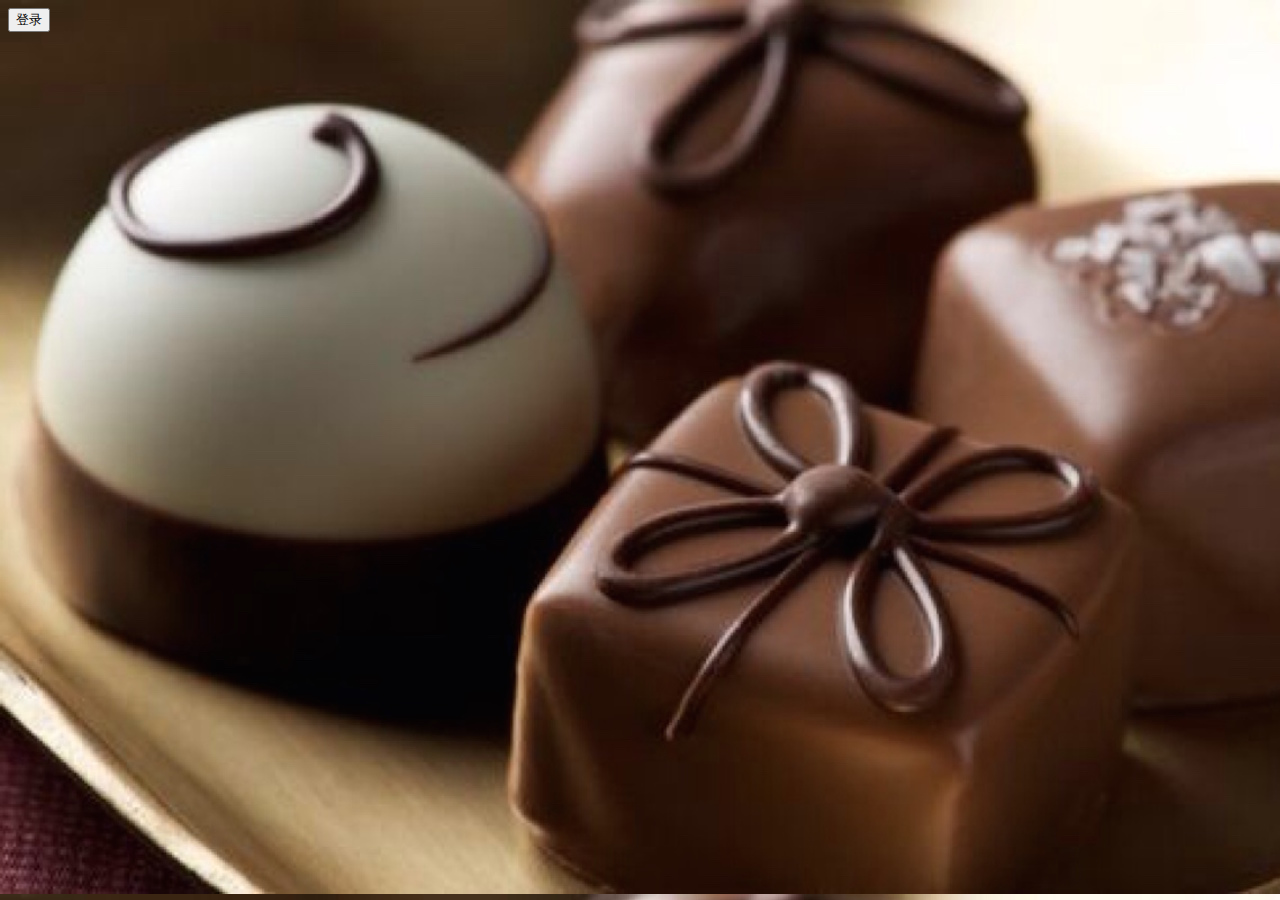
<file: client/login.html>
<!DOCTYPE html>
<html lang="en">
<head>
    <meta charset="UTF-8">
    <title>login&register</title>
    <link rel="stylesheet" href="css/login.css">
</head>
<body>
<button id="profile" onclick="loginAppear()">登录</button>
<div id="loginBox">
    <img src="images/hamburger-active.png" alt="" onclick="loginDisappear()">
    <div id="loginshadow"></div>
        <div id="login">
            <div>
                <img src="images/footer-logo.png" alt="">
                <h4>WELCOME TO CHOCOLATIER</h4>
            </div>
            <form action="login.do" method="post">
                <br><br>
                <input type="text" name="username" placeholder="请输入用户名" class="username">
                <h6> </h6>
                <input type="password" name="userpwd" placeholder="请输入密码" class="userpwd">
                <h6 id="loginResult"> </h6>
                <input type="button" value="登录" class="button" onclick="userLogin()">
                <h5 onclick="regisTurn()">没有账号?点击注册</h5>
            </form>
        </div>
        <div id="regis">
            <div>
                <img src="images/footer-logo.png" alt="">
                <h4>WELCOME TO CHOCOLATIER</h4>
            </div>
            <form action="regis.do" method="post">
                <br><br>
                <input type="text" name="username" placeholder="请输入用户名" class="username" onblur="usernameCheck()">
                <h6 id="nameResult"> </h6>
                <input type="password" name="userpwd" placeholder="请输入密码" class="userpwd">
                <h6 id="regisResult"> </h6>
                <input type="button" value="注册" class="button" onclick="userRegis()">
                <h5 onclick="loginTurn()">已有账号?点击登录</h5>
            </form>
        </div>
</div>
<script src="js/login.js"></script>
</body>
</html>
</file>
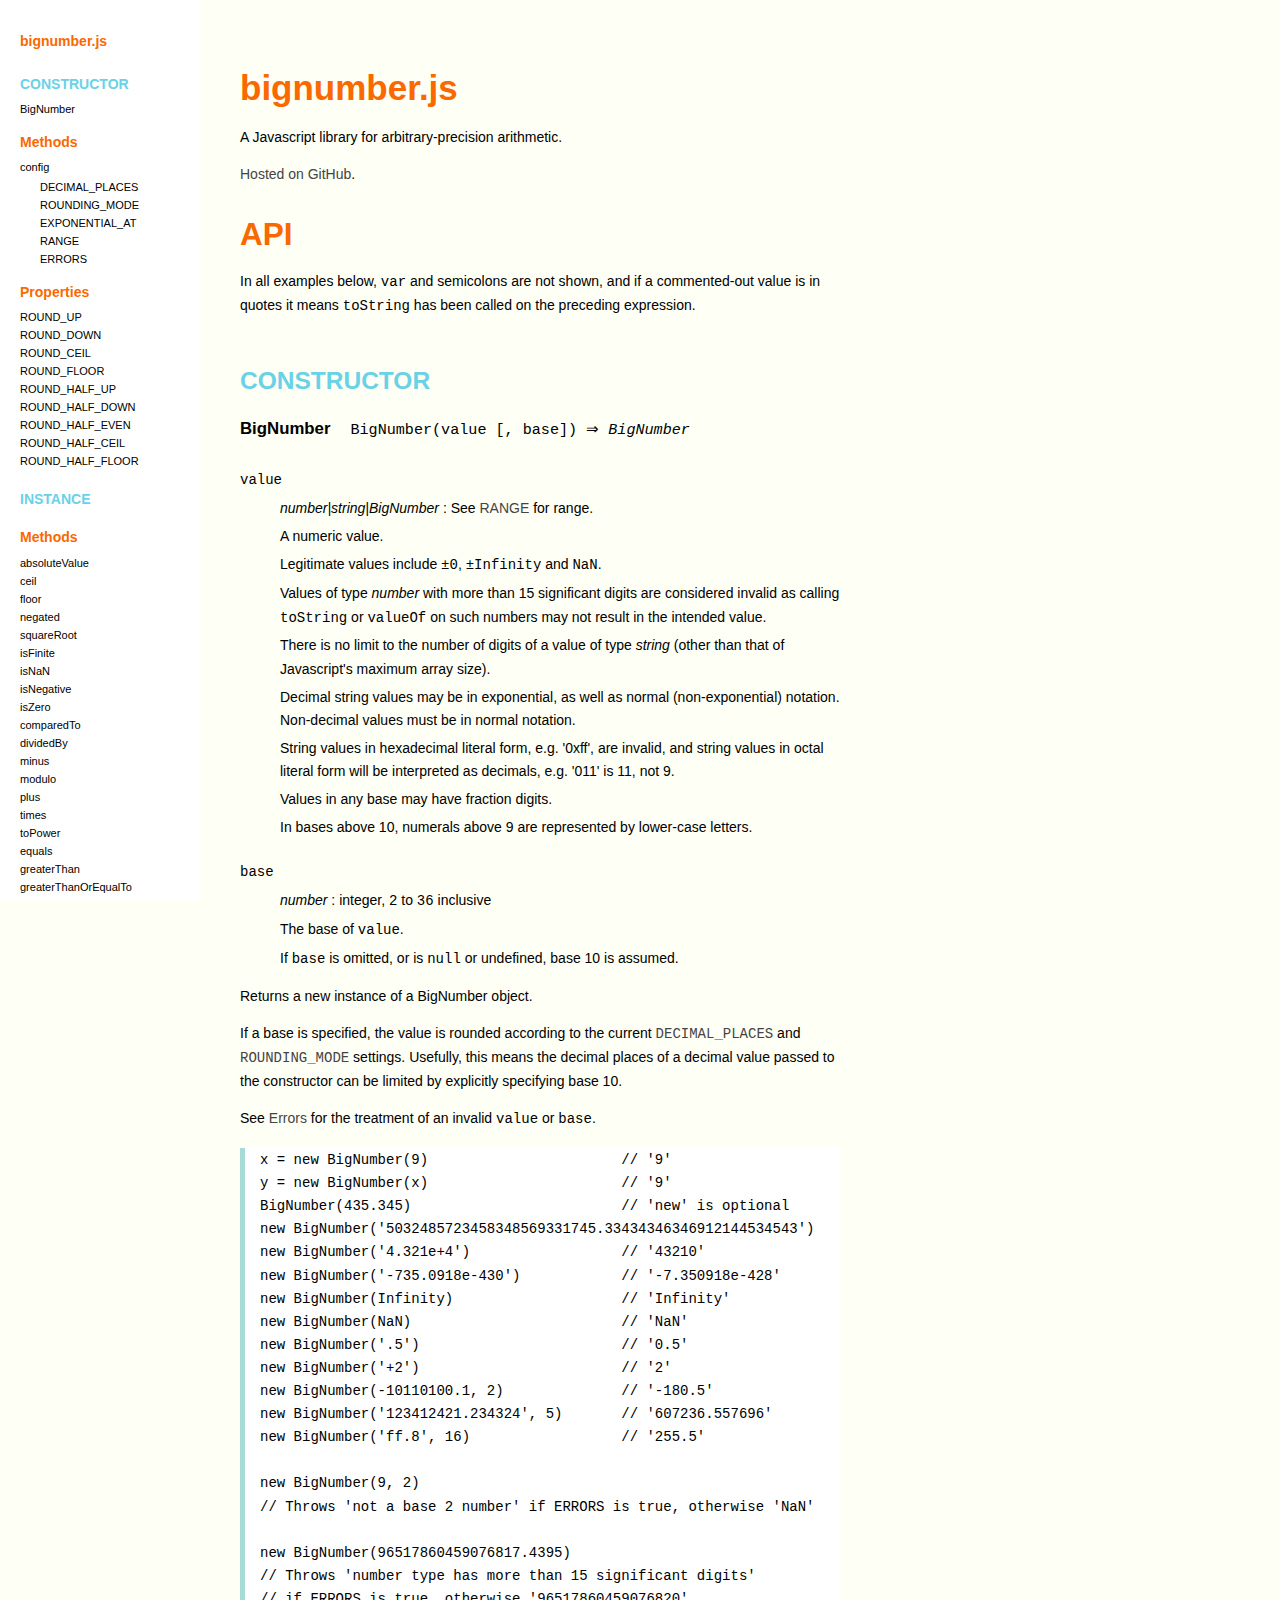
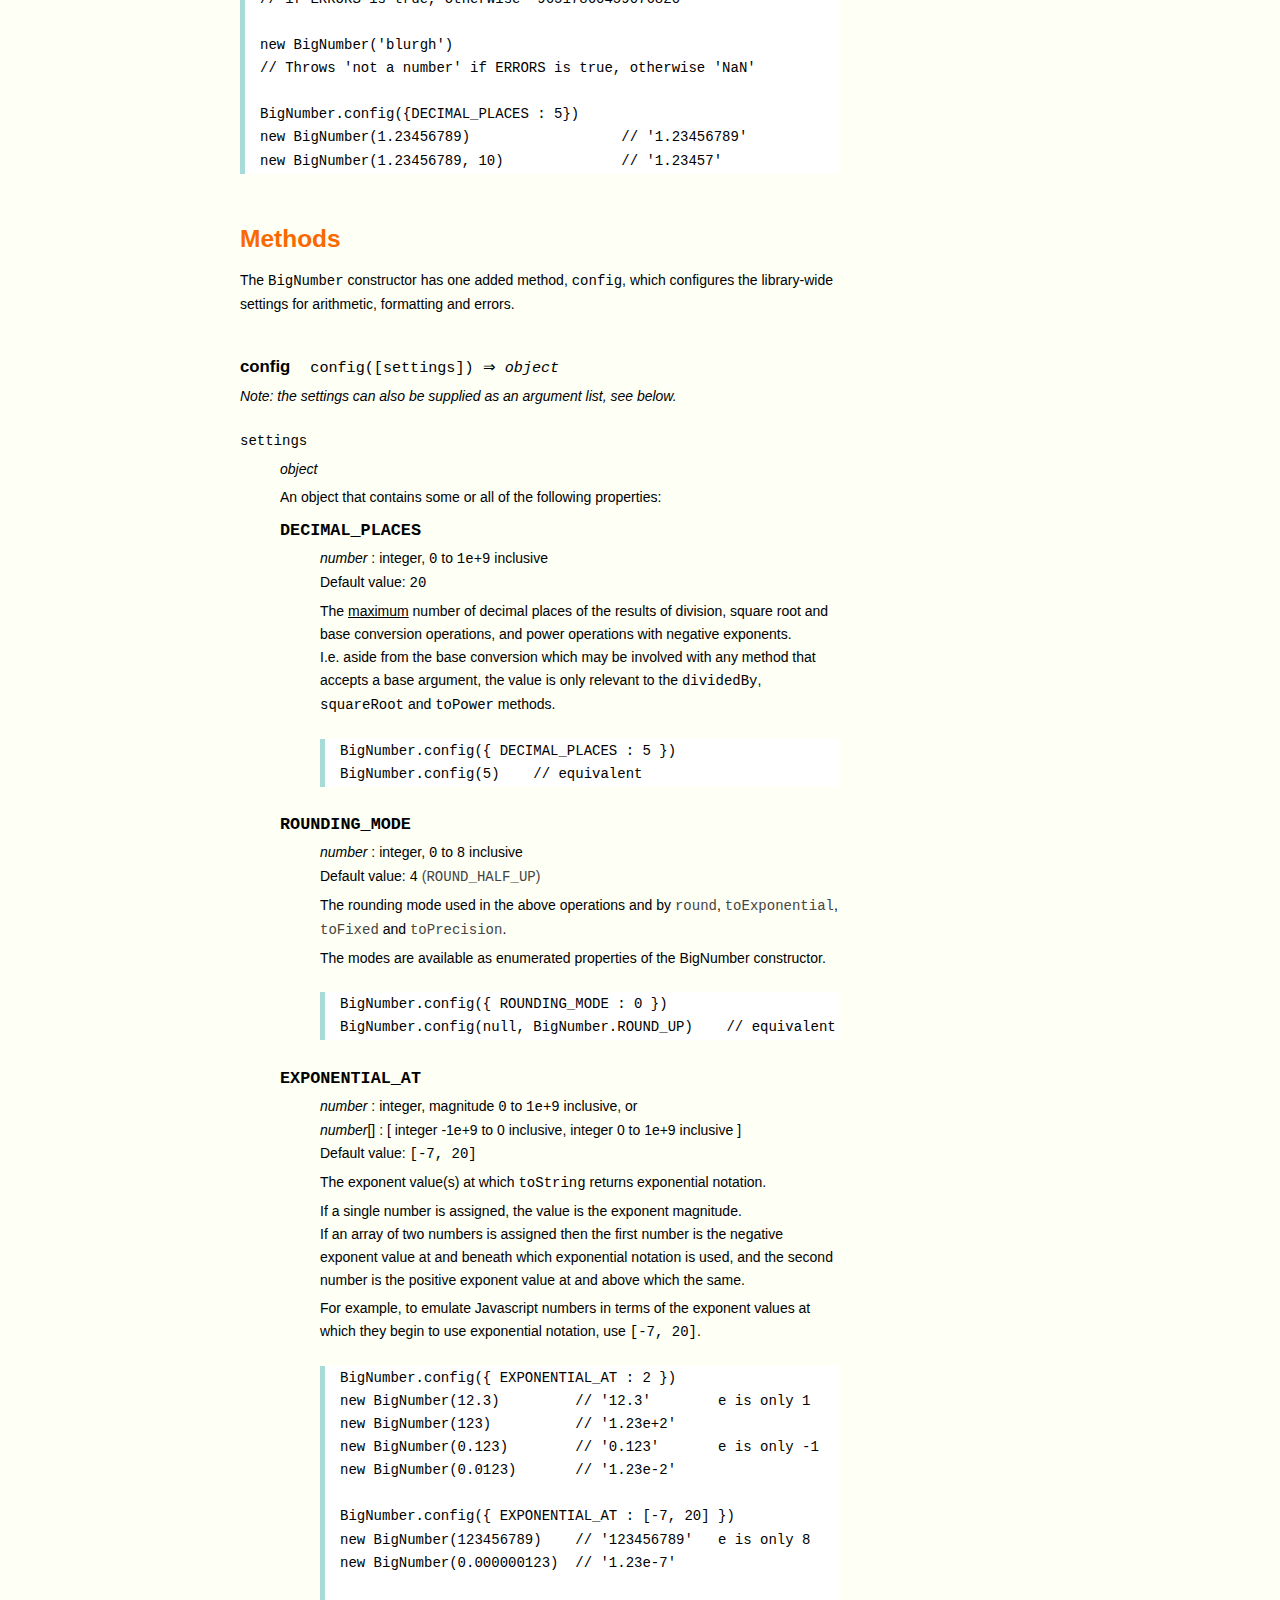
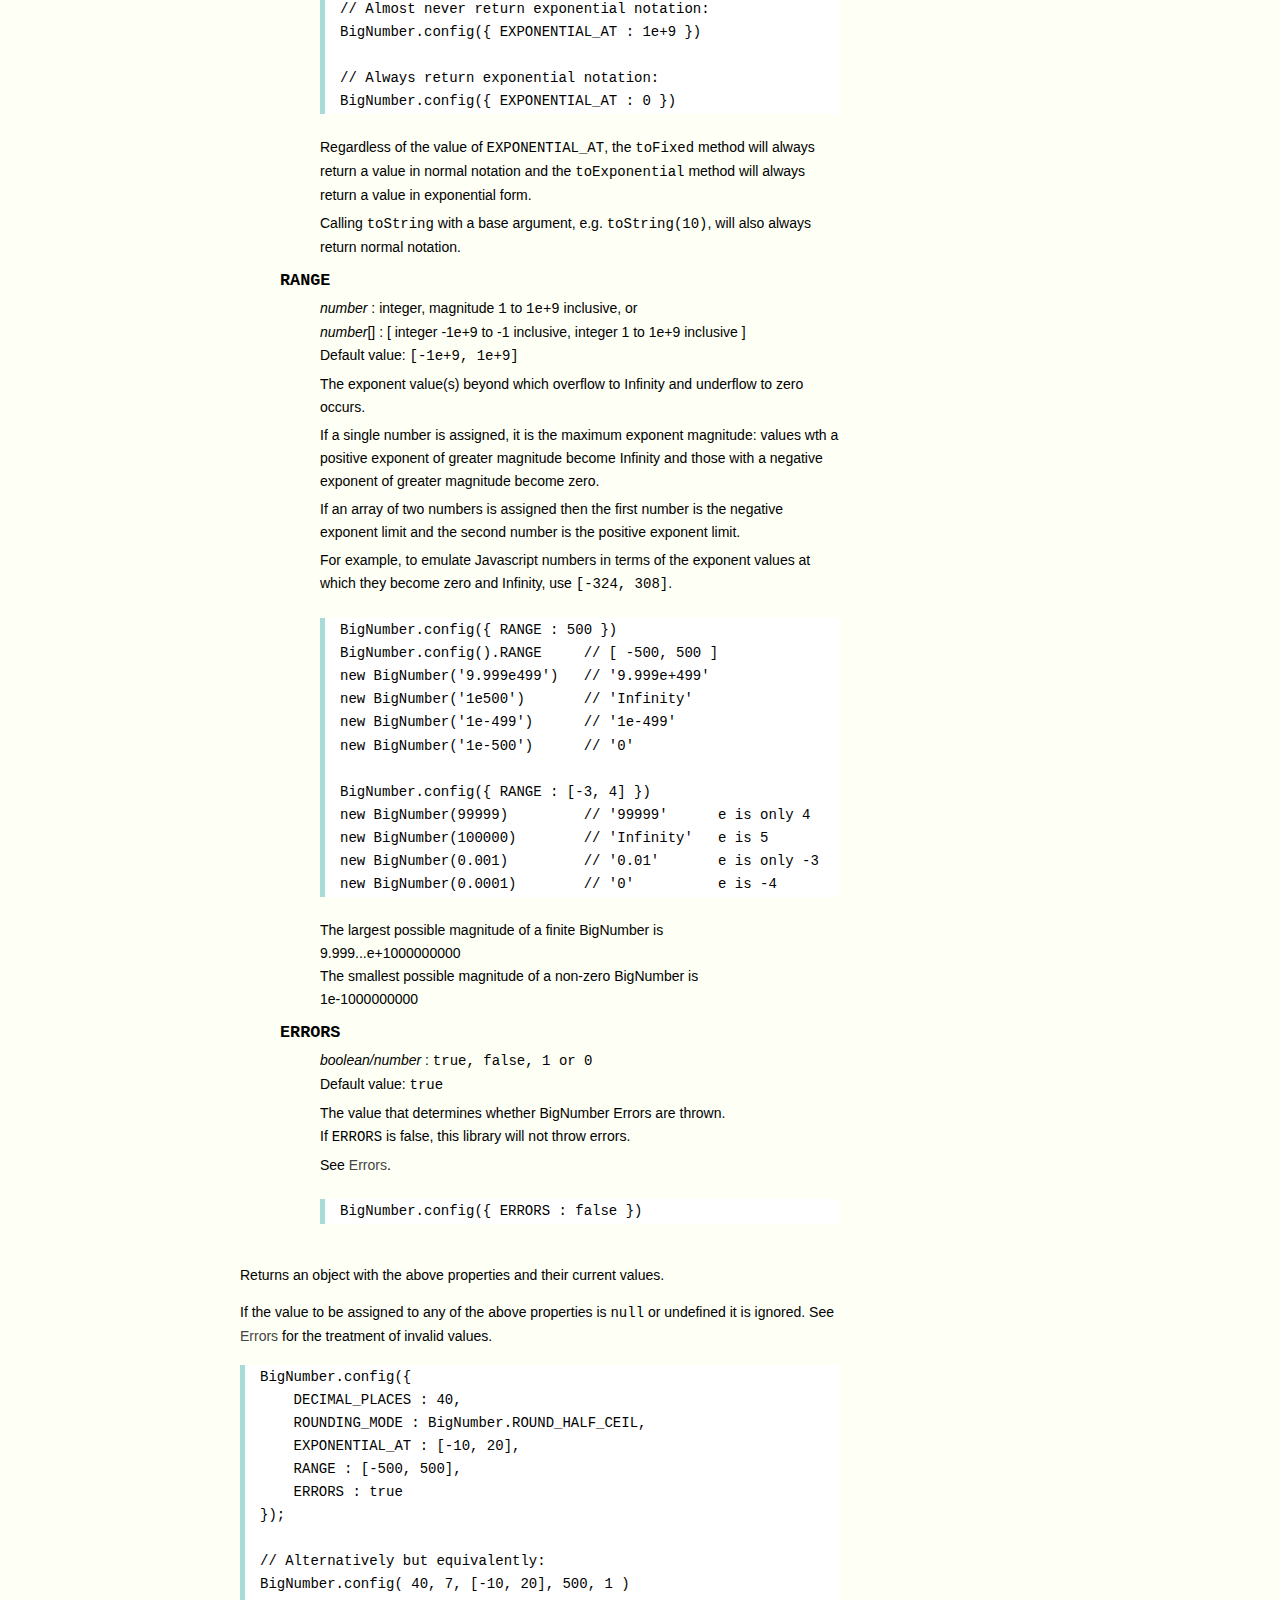
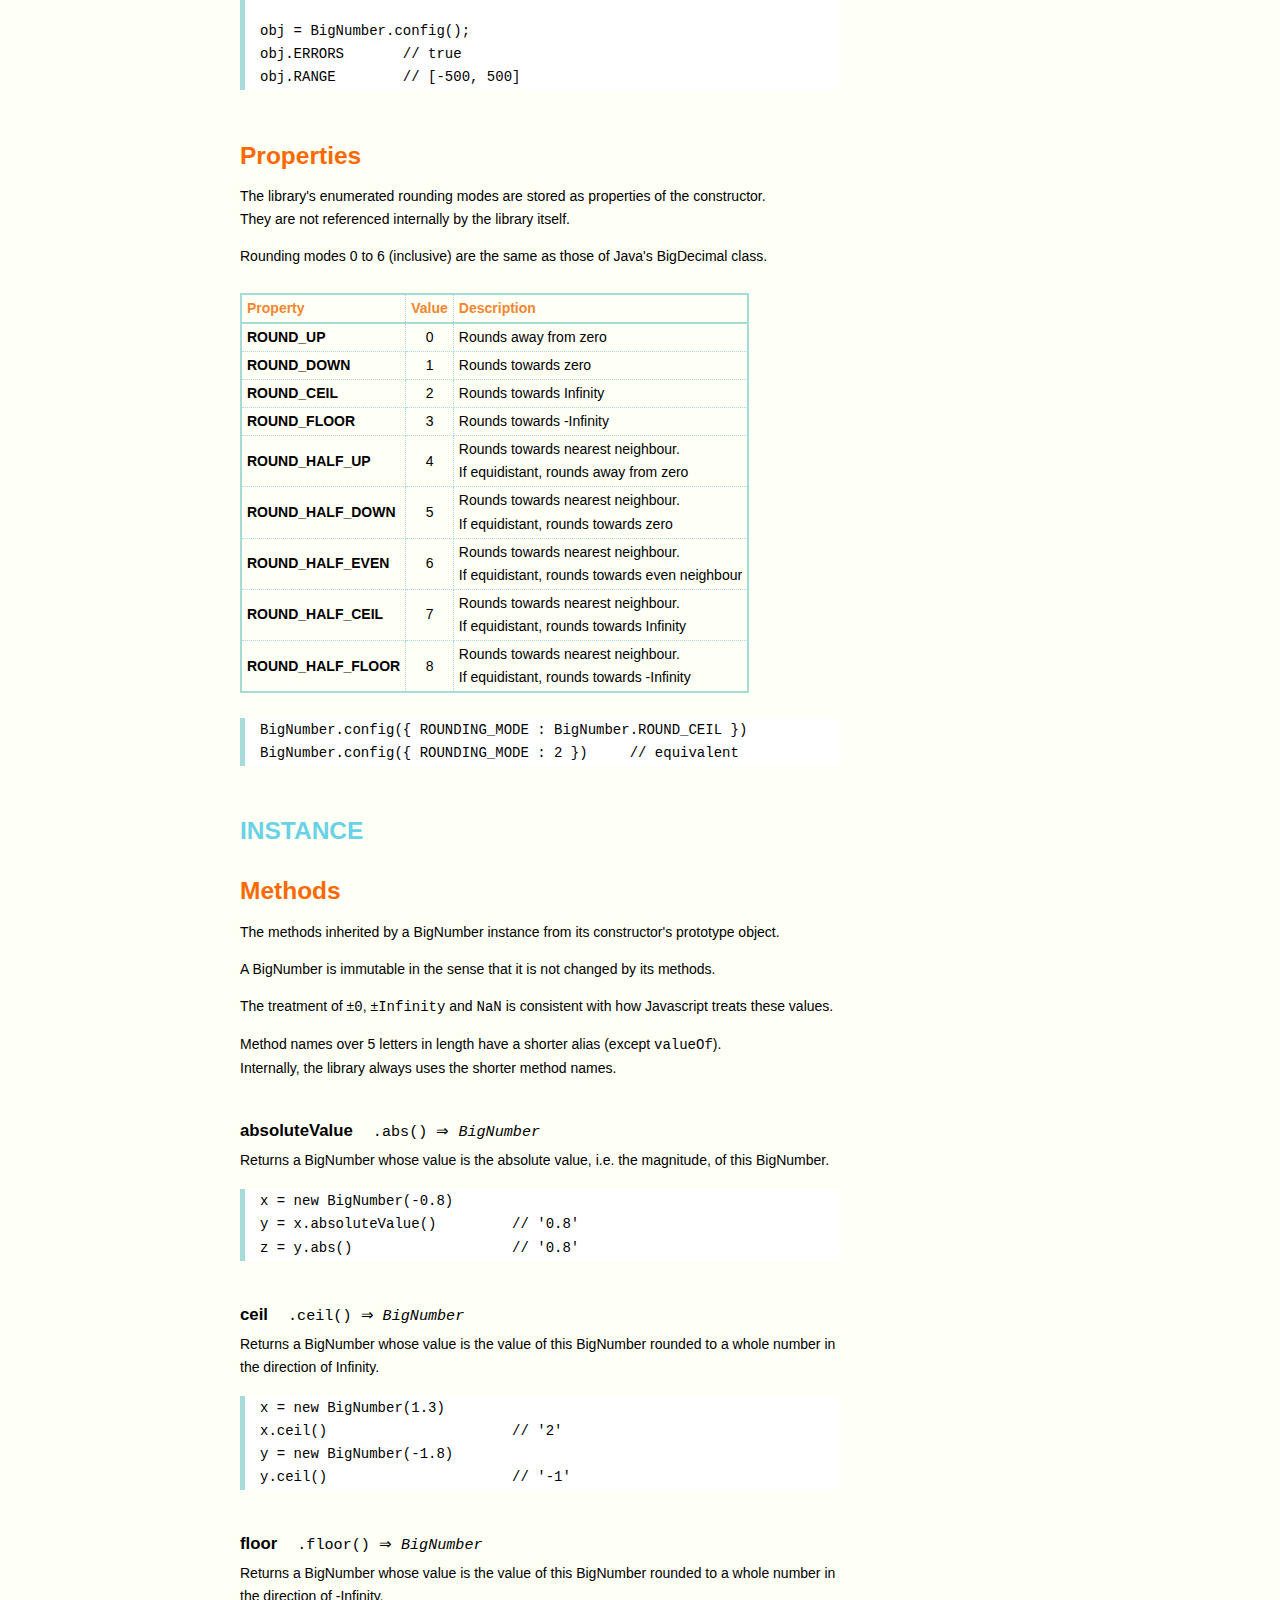
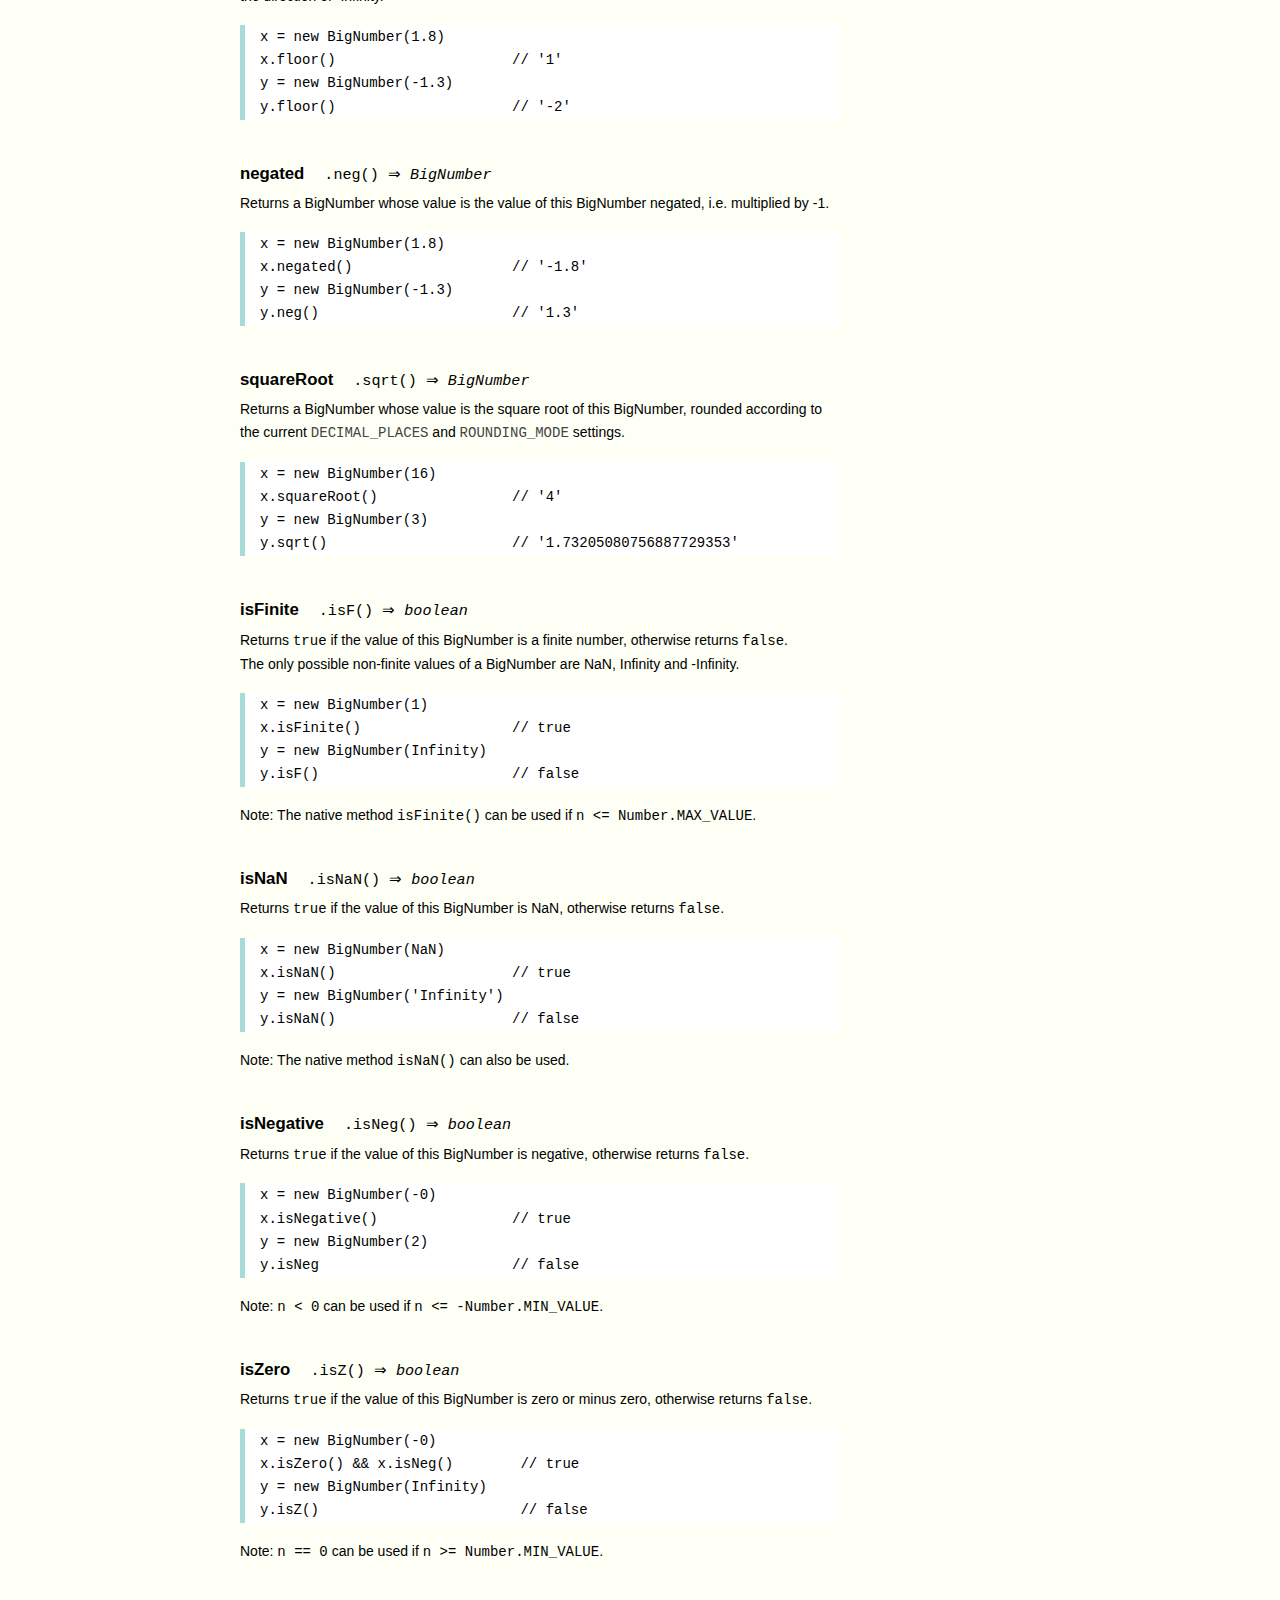
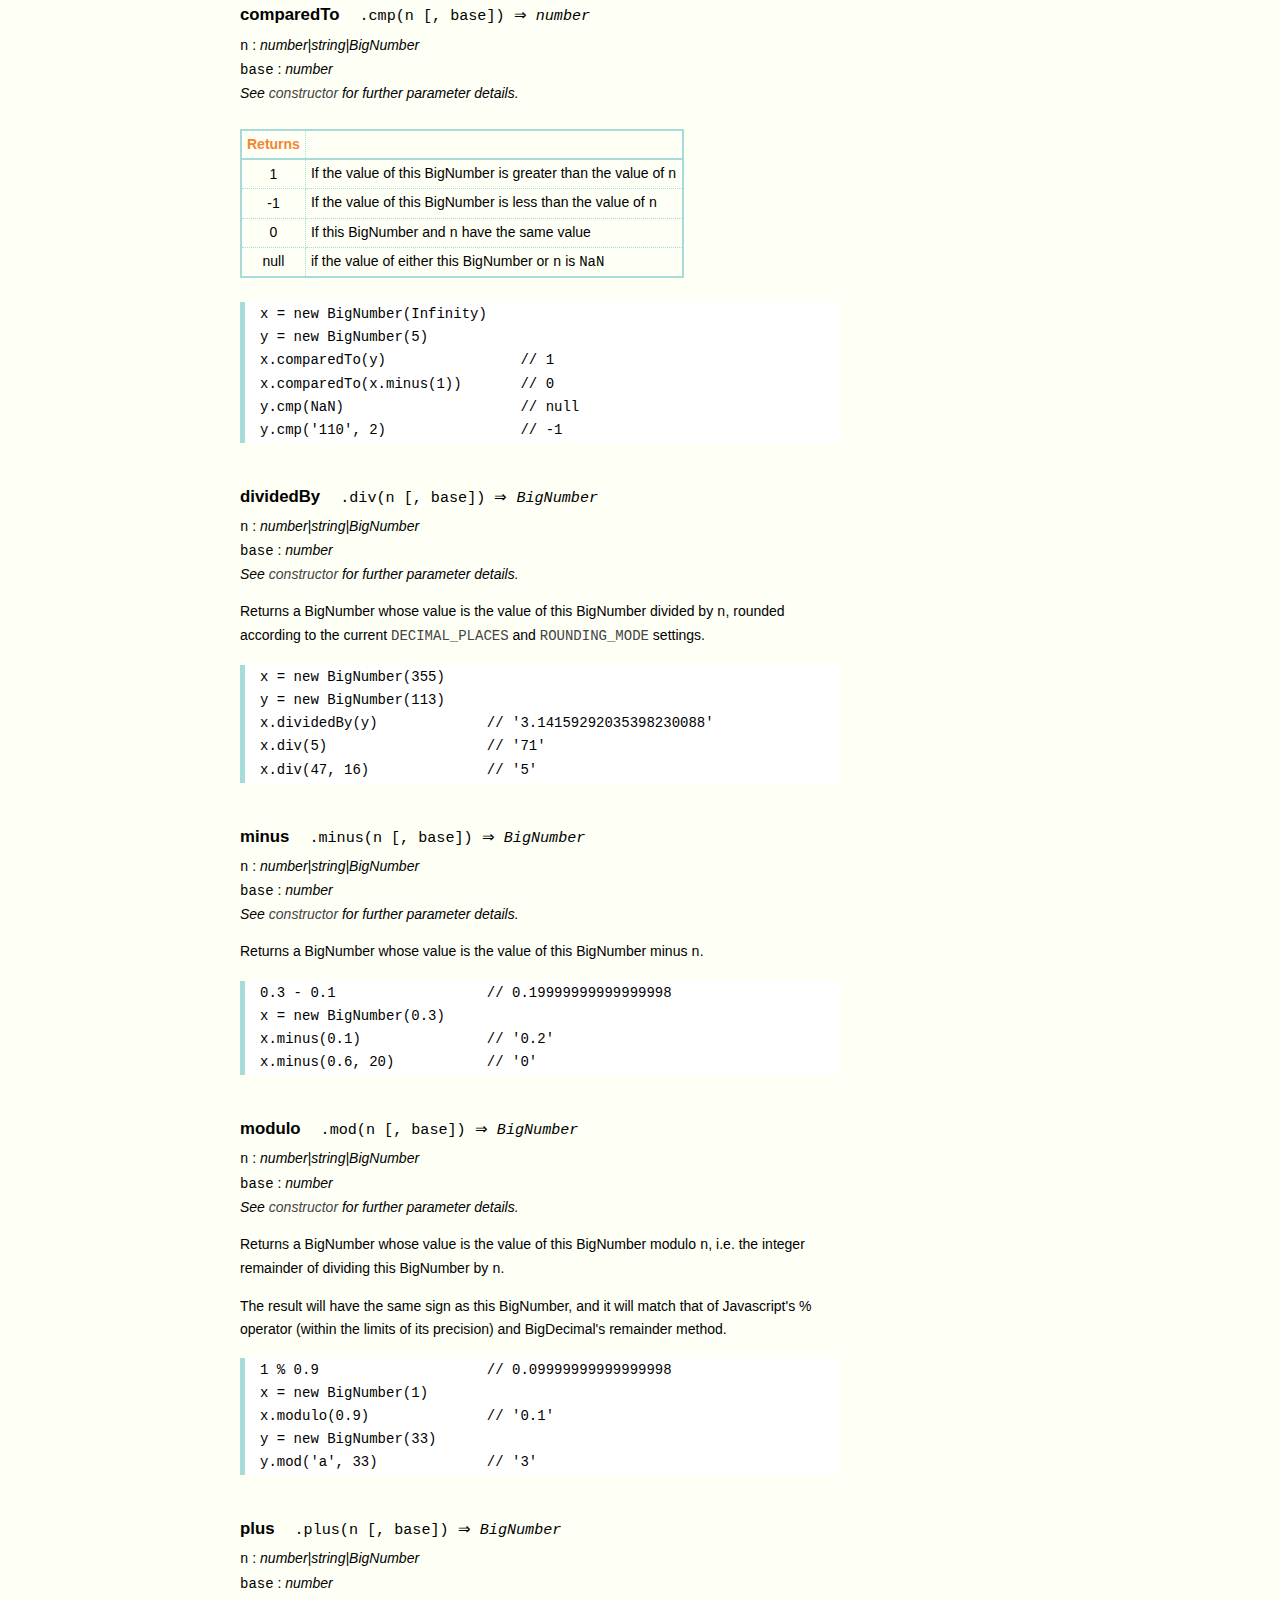
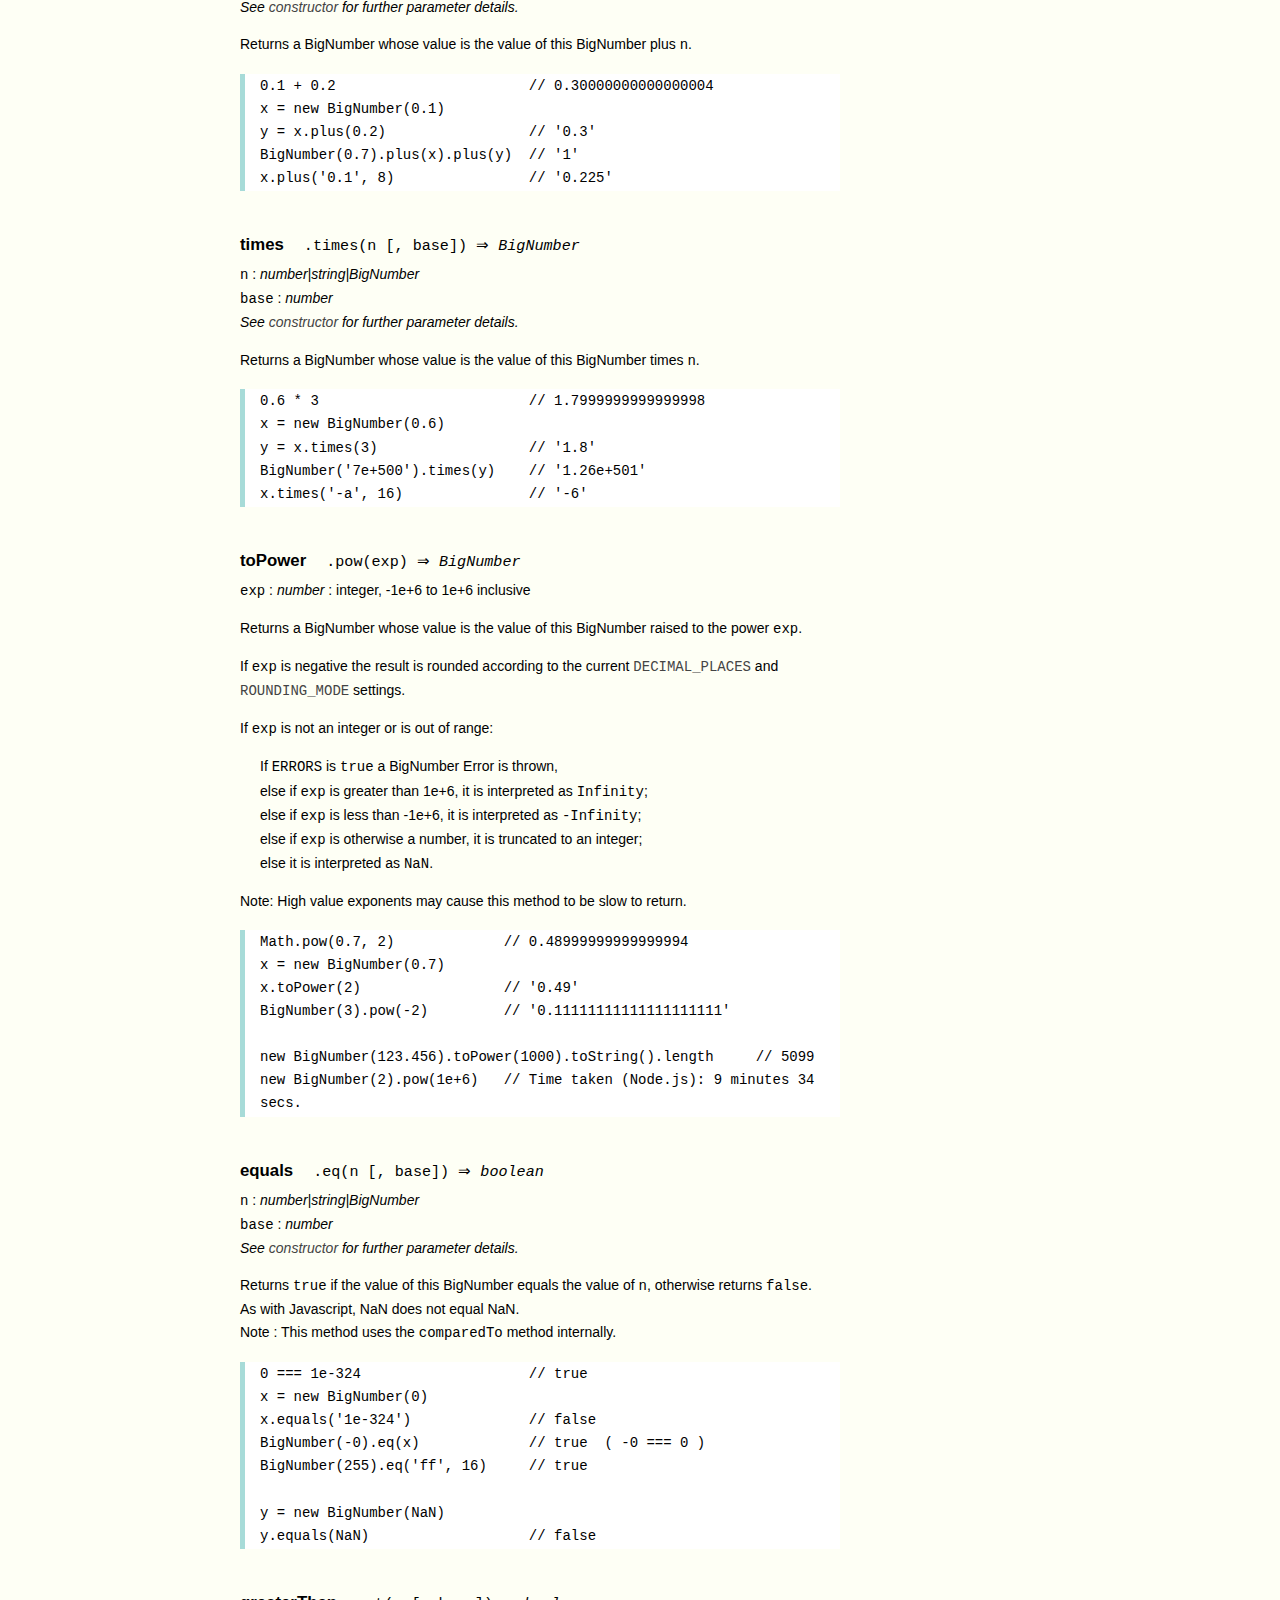
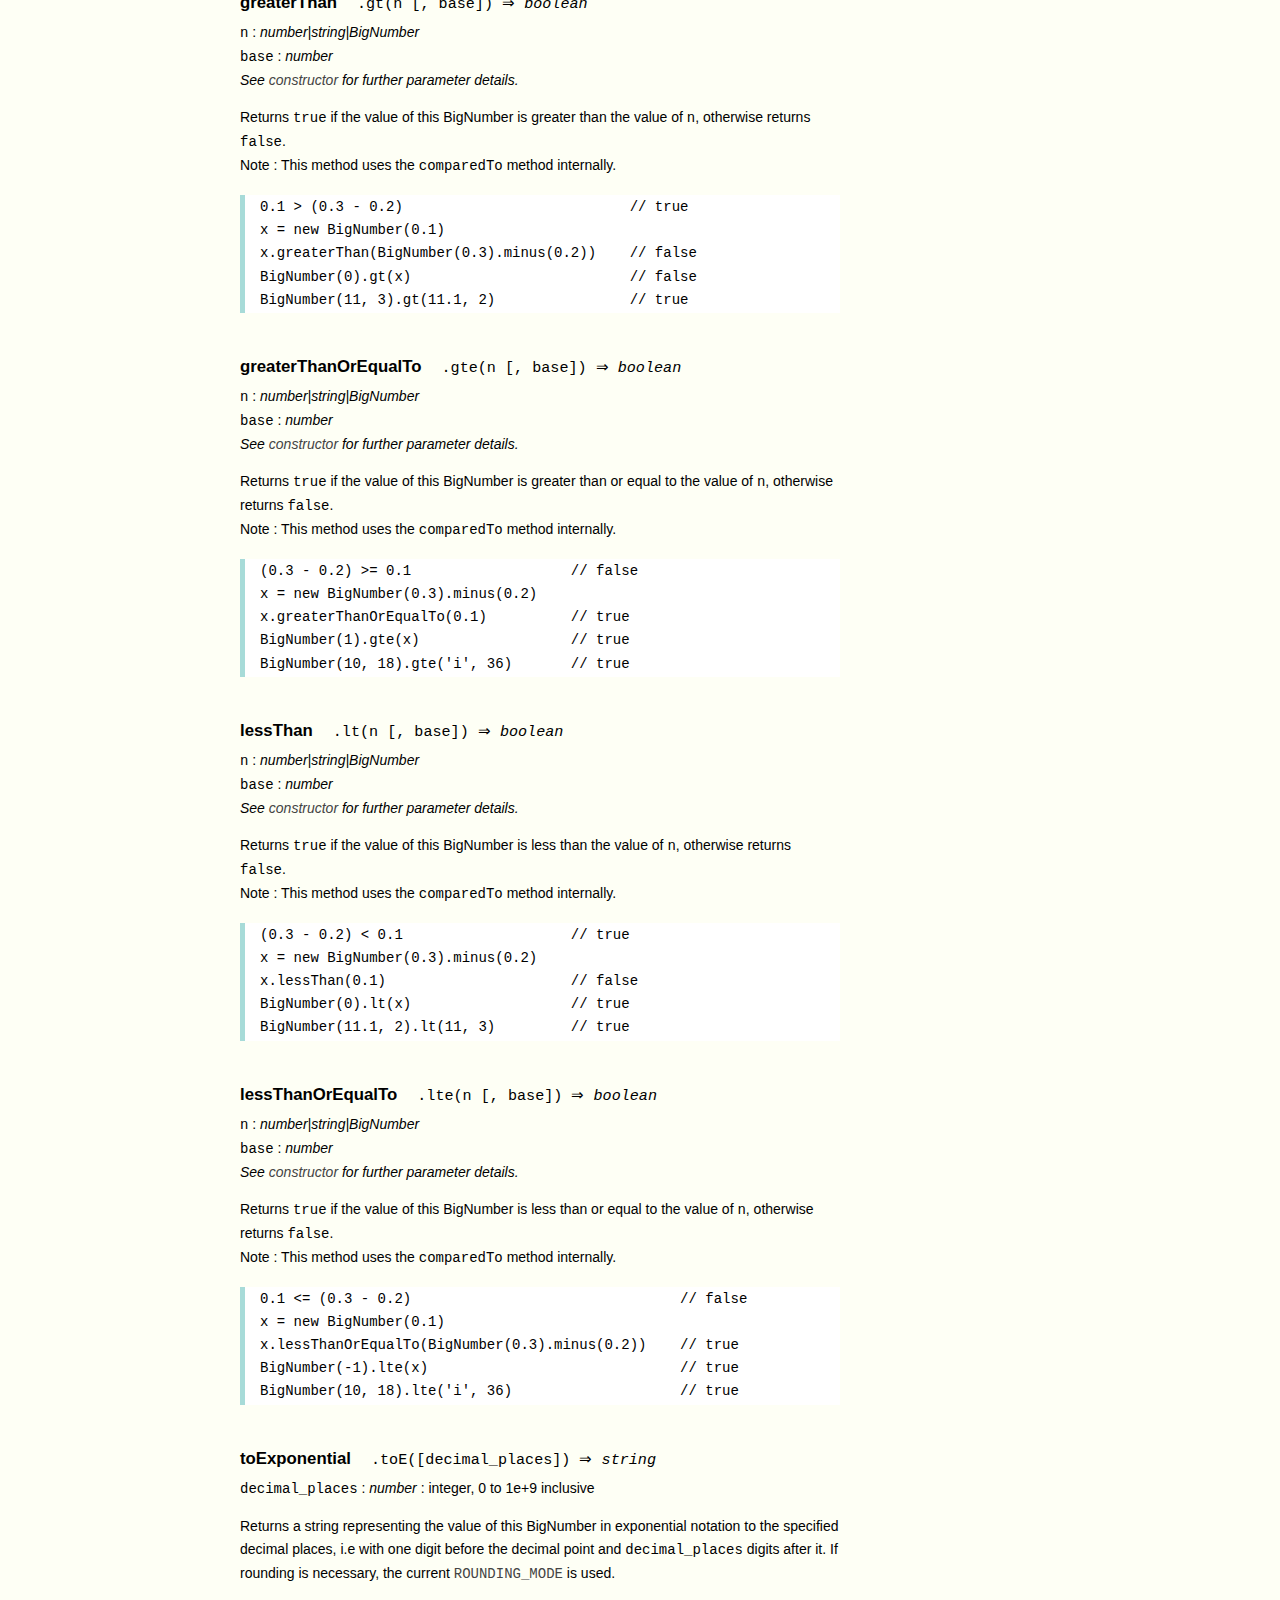
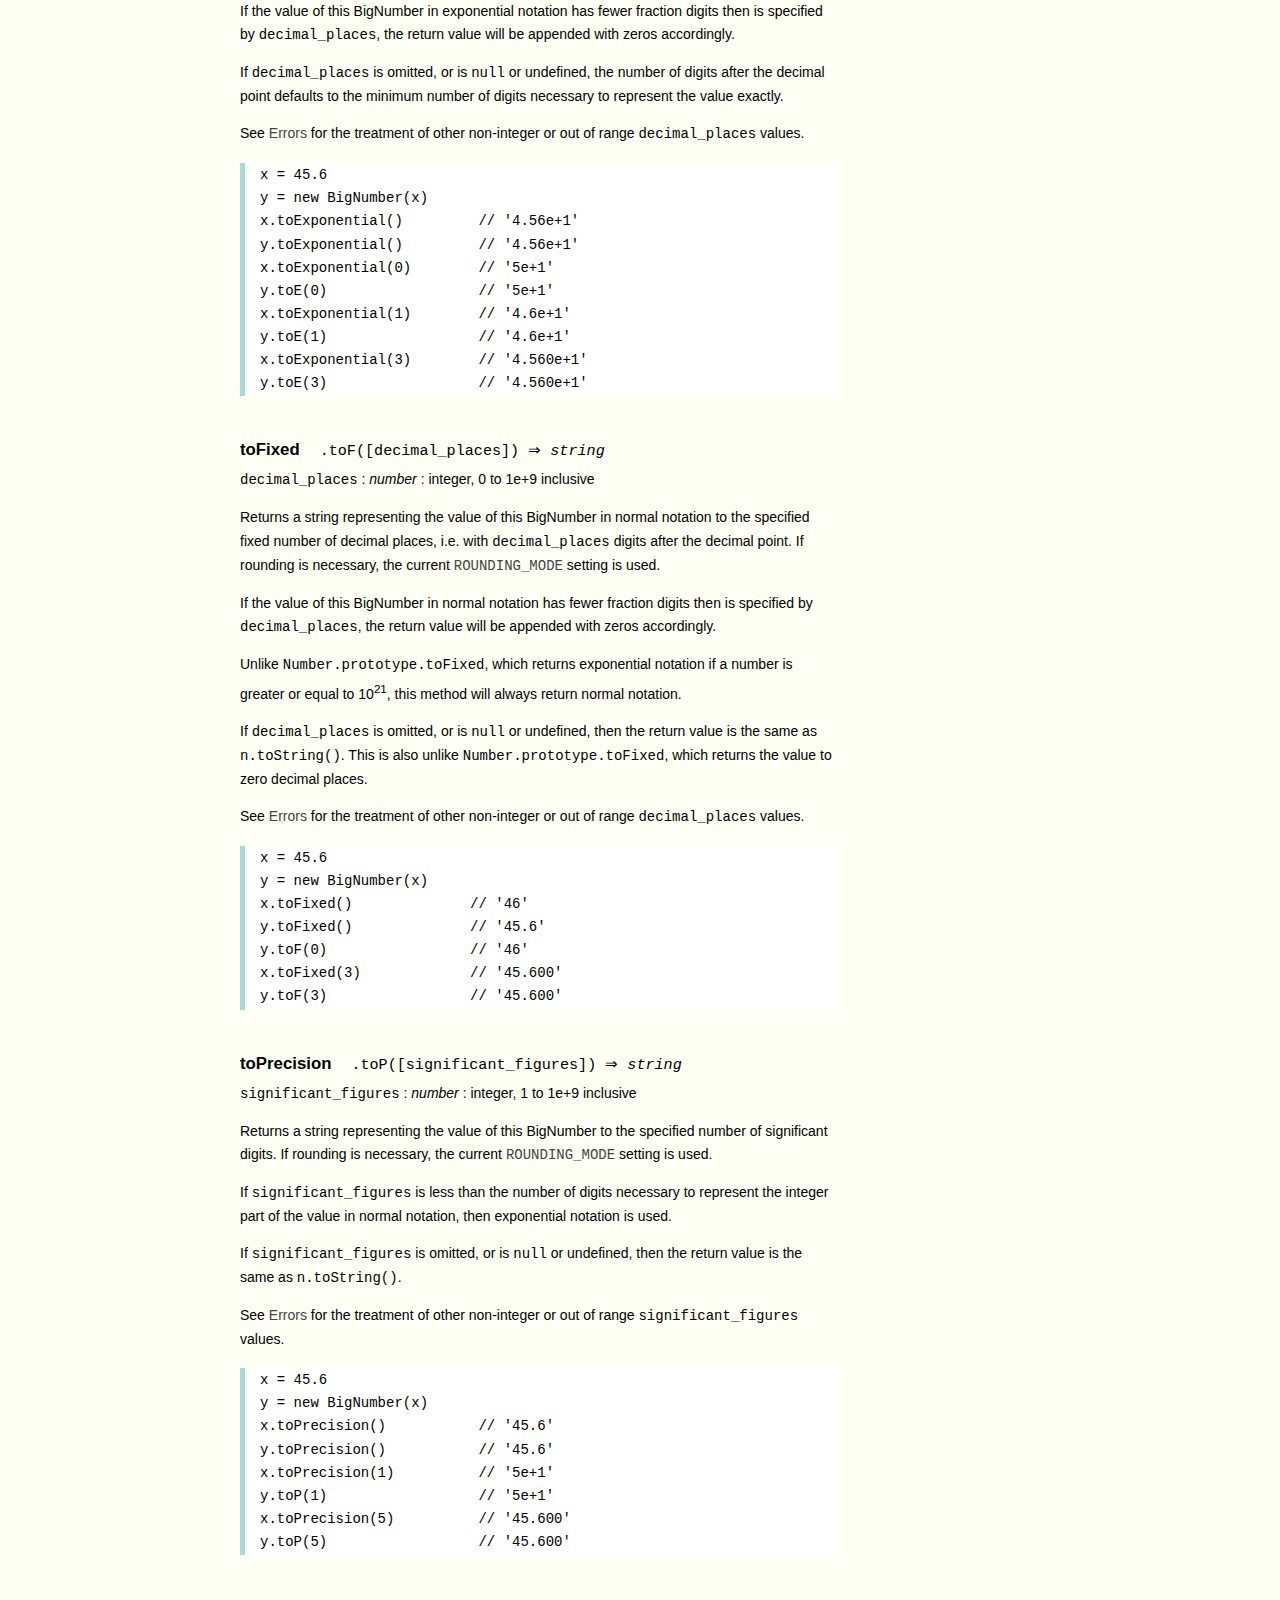
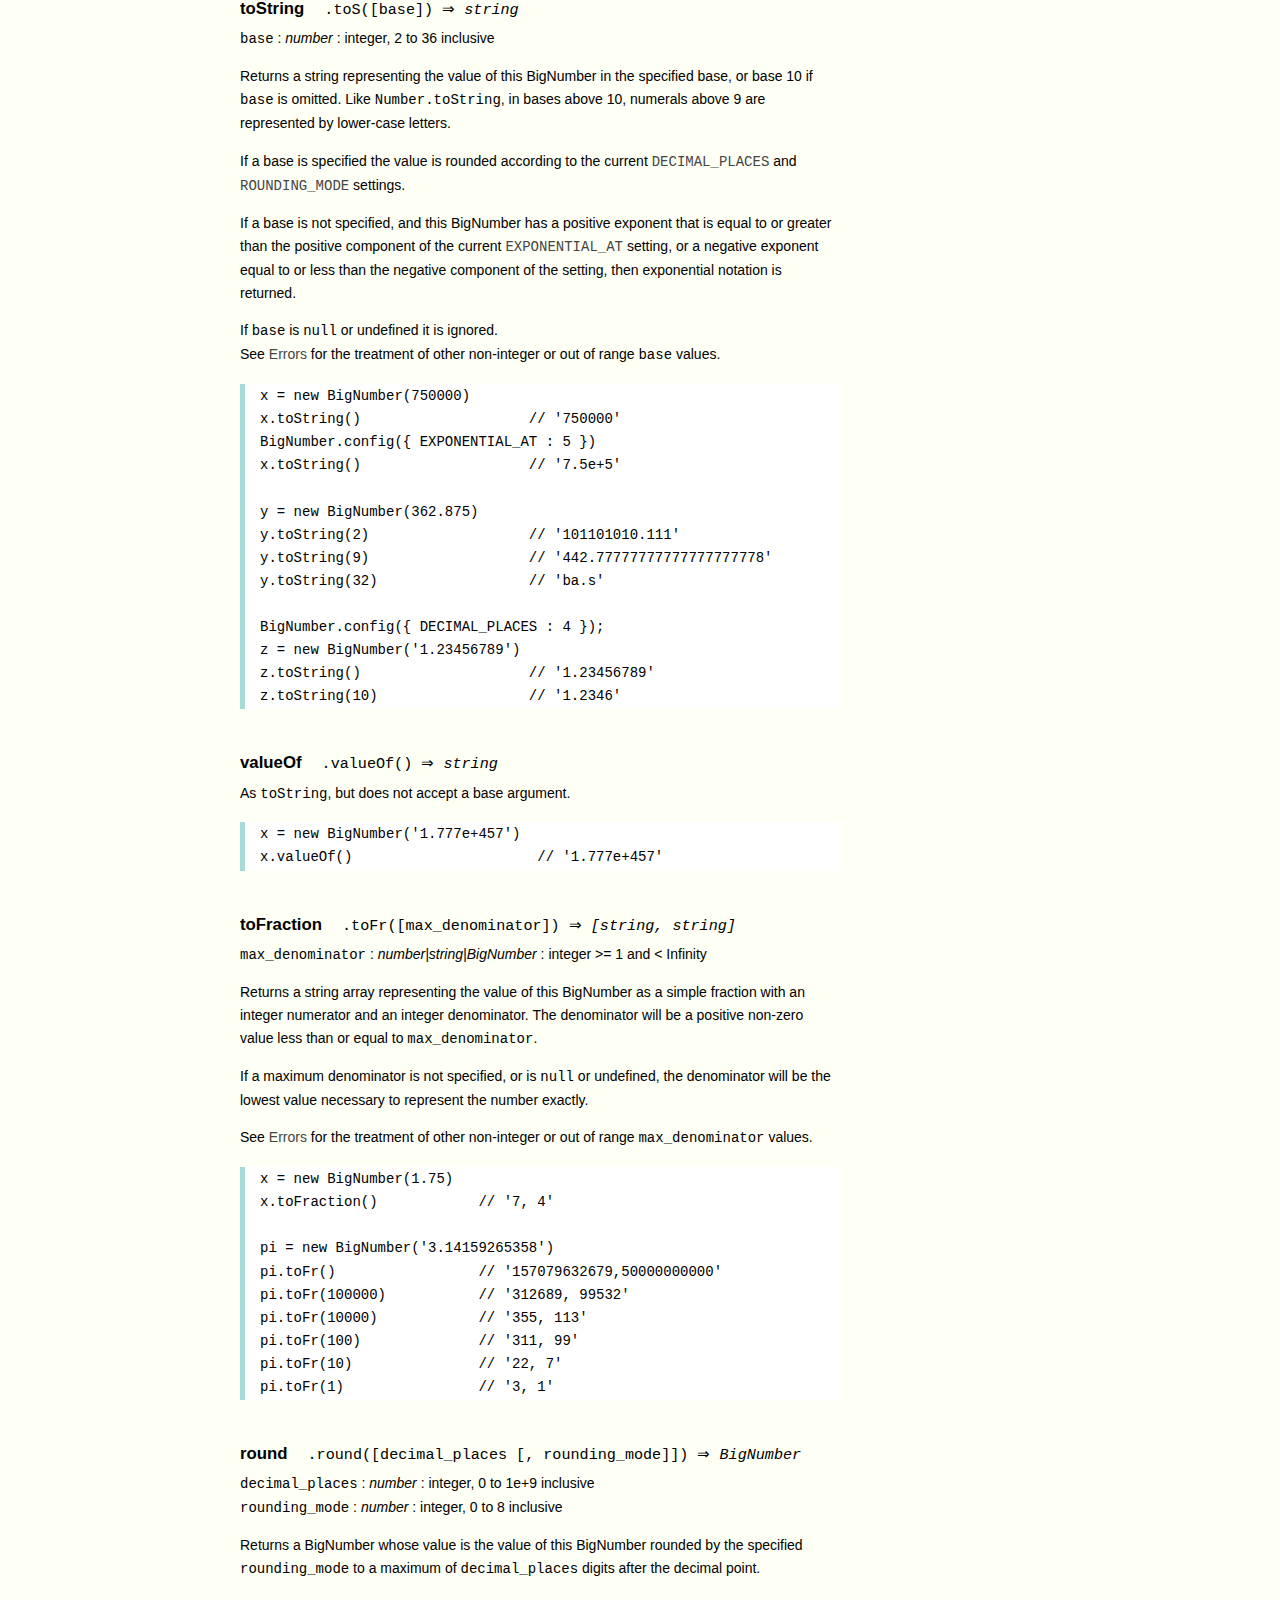
<file: server/node_modules/mysql/node_modules/bignumber.js/doc/API.html>
<!DOCTYPE HTML>
<html>
<head>
  <meta charset="utf-8">
  <meta http-equiv="X-UA-Compatible" content="IE=edge,chrome=1">
  <meta name="Author" content="M Mclaughlin">
  <title>bignumber.js API</title>
  <style>
html{font-family:sans-serif;font-size:100%}
body{font-family:"Helvetica Neue",Helvetica,Arial,sans-serif;font-size:14px;
  line-height:1.65em;background:#fefff5;color:#000;min-height:100%;margin:0}
.nav{background:#fff;position:fixed;top:0;bottom:0;left:0;width:180px;
  overflow-y:auto;padding:15px 0 30px 20px}
div.container{width:600px;margin:50px 0 50px 240px}
p{margin:0 0 1em;width:600px}
pre,ul{margin:1em 0}
h1,h2,h3,h4,h5{margin:0;padding:1.5em 0 0}
h1,h2{padding:.75em 0}
h1{font-size:2.5em;color:#fa6900}
h2{font-size:2.25em;color:#fa6900}
h3{font-size:1.75em;color:#69d2e7}
h4{font-size:1.75em;color:#fa6900;padding-bottom:.75em}
h5{font-size:1.2em;padding-bottom:.3em}
h6{font-size:1.1em;margin:0;padding:0.5em 0}
dd dt{font-size:1.2em}
dt{padding-top:.5em}
dd{padding-top:.35em}
b{font-weight:700}
a,a:visited{color:#444;text-decoration:none}
a:active,a:hover{outline:0;color:#000}
.nav a:hover{text-decoration:underline}
.nav a,.nav b,.nav a:visited{display:block;color:#fa6900;font-weight:700;
  margin-top:15px}
.nav b{color:#69d2e7;margin-top:20px;cursor:default;width:auto}
ul{list-style-type:none;padding:0 0 0 20px}
.nav ul{line-height:14px;padding-left:0;margin:5px 0 0}
.nav ul a,.nav ul a:visited{display:inline;color:#000;font-family:Verdana,
  Geneva,sans-serif;font-size:11px;font-weight:400;margin:0}
.inset,ul.inset{margin-left:20px}
code.inset{font-size:.9em}
.nav li{cursor:pointer;width:auto;margin:0 0 3px}
span.alias{font-style:italic;margin-left:20px}
table{border-collapse:collapse;border-spacing:0;border:2px solid #a7dbd8;
  margin:1.75em 0;padding:0}
td,th{text-align:left;margin:0;padding:2px 5px;border:1px dotted #a7dbd8}
th{border-top:2px solid #a7dbd8;border-bottom:2px solid #a7dbd8;color:#f38630}
pre{background:#fff;white-space:pre-wrap;word-wrap:break-word;
  border-left:5px solid #a7dbd8;padding:1px 0 1px 15px;margin:1.2em 0}
code,pre{font-family:Monaco,Consolas,"Lucida Console",monospace;
  font-weight:400}
.end{margin-bottom:25px}
.nav-title{color:#fa6900}
.centre{text-align:center}
.error-table{font-size:13px;width:100%}
  </style>
</head>
<body>

  <div class="nav">

    <a class='nav-title' href="#">bignumber.js</a>

    <b> CONSTRUCTOR </b>
    <ul>
      <li><a href="#bignumber">BigNumber</a></li>
    </ul>

    <a href="#methods">Methods</a>
    <ul>
      <li><a href="#config">config</a></li>
      <li>
        <ul class="inset">
          <li><a href="#decimal-places">DECIMAL_PLACES</a></li>
          <li><a href="#rounding-mode" >ROUNDING_MODE</a></li>
          <li><a href="#exponential-at">EXPONENTIAL_AT</a></li>
          <li><a href="#range"         >RANGE</a></li>
          <li><a href="#errors"        >ERRORS</a></li>
        </ul>
      </li>
    </ul>

    <a href="#constructor-properties">Properties</a>
    <ul>
      <li><a href="#round-up"        >ROUND_UP</a></li>
      <li><a href="#round-down"      >ROUND_DOWN</a></li>
      <li><a href="#round-ceil"      >ROUND_CEIL</a></li>
      <li><a href="#round-floor"     >ROUND_FLOOR</a></li>
      <li><a href="#round-half-up"   >ROUND_HALF_UP</a></li>
      <li><a href="#round-half-down" >ROUND_HALF_DOWN</a></li>
      <li><a href="#round-half-even" >ROUND_HALF_EVEN</a></li>
      <li><a href="#round-half-ceil" >ROUND_HALF_CEIL</a></li>
      <li><a href="#round-half-floor">ROUND_HALF_FLOOR</a></li>
    </ul>

    <b> INSTANCE </b>

    <a href="#prototype-methods">Methods</a>
    <ul>
      <li><a href="#abs"    >absoluteValue</a></li>
      <li><a href="#ceil"   >ceil</a></li>
      <li><a href="#floor"  >floor</a></li>
      <li><a href="#neg"    >negated</a></li>
      <li><a href="#sqrt"   >squareRoot</a></li>
      <li><a href="#isF"    >isFinite</a></li>
      <li><a href="#isNaN"  >isNaN</a></li>
      <li><a href="#isNeg"  >isNegative</a></li>
      <li><a href="#isZ"    >isZero</a></li>
      <li><a href="#cmp"    >comparedTo</a></li>
      <li><a href="#div"    >dividedBy</a></li>
      <li><a href="#minus"  >minus</a></li>
      <li><a href="#mod"    >modulo</a></li>
      <li><a href="#plus"   >plus</a></li>
      <li><a href="#times"  >times</a></li>
      <li><a href="#pow"    >toPower</a></li>
      <li><a href="#eq"     >equals</a></li>
      <li><a href="#gt"     >greaterThan</a></li>
      <li><a href="#gte"    >greaterThanOrEqualTo</a></li>
      <li><a href="#lt"     >lessThan</a></li>
      <li><a href="#lte"    >lessThanOrEqualTo</a></li>
      <li><a href="#toE"    >toExponential</a></li>
      <li><a href="#toF"    >toFixed</a></li>
      <li><a href="#toP"    >toPrecision</a></li>
      <li><a href="#toS"    >toString</a></li>
      <li><a href="#valueOf">valueOf</a></li>
      <li><a href="#toFr"   >toFraction</a></li>
      <li><a href="#round"  >round</a></li>
    </ul>

    <a href="#instance-properties">Properties</a>
    <ul>
      <li><a href="#coefficient">c : coefficient</a></li>
      <li><a href="#exponent"   >e : exponent</a></li>
      <li><a href="#sign"       >s : sign</a></li>
    </ul>

    <a href="#zero-nan-infinity">Zero, NaN &amp; Infinity</a>

    <a href="#Errors">Errors</a>
    
    <a class='end' href="#faq">FAQ</a>

  </div>

  <div class="container">

    <h1>bignumber.js</h1>

    <p>A Javascript library for arbitrary-precision arithmetic.</p>

    <p>
      <a href="https://github.com/MikeMcl/bignumber.js">Hosted on GitHub</a>.
    </p>


    <h2>API</h2>

    <p>
      In all examples below, <code>var</code> and semicolons are not shown, and
      if a commented-out value is in quotes it means <code>toString</code> has
      been called on the preceding expression.
    </p>



    <h3>CONSTRUCTOR</h3>

    <h5 id="bignumber">
      BigNumber<code class='inset'>BigNumber(value [, base]) &rArr;
      <i>BigNumber</i>
      </code>
    </h5>
    <dl>
      <dt><code>value</code></dt>
      <dd>
        <i>number|string|BigNumber</i> : See <a href='#range'>RANGE</a> for
        range.
      </dd>
      <dd>
        A numeric value.
      </dd>
      <dd>
        Legitimate values include <code>&plusmn;0</code>,
        <code>&plusmn;Infinity</code> and <code>NaN</code>.
      </dd>
      <dd>
        Values of type <em>number</em> with more than 15 significant digits are
        considered invalid as calling <code>toString</code> or
        <code>valueOf</code> on such numbers may not result in the intended
        value.
      </dd>
      <dd>
        There is no limit to the number of digits of a value of type
        <em>string</em> (other than that of Javascript's maximum array size).
      </dd>
      <dd>
        Decimal string values may be in exponential, as well as normal
        (non-exponential) notation. Non-decimal values must be in normal
        notation.
      </dd>
      <dd>
        String values in hexadecimal literal form, e.g. '0xff', are invalid, and
        string values in octal literal form will be interpreted as decimals,
        e.g. '011' is 11, not 9.
      </dd>
      <dd>Values in any base may have fraction digits.</dd>
      <dd>
        In bases above 10, numerals above 9 are represented by lower-case
        letters.
      </dd>
    </dl>
    <dl>
      <dt><code>base</code></dt>
      <dd>
        <i>number</i> : integer, <code>2</code> to <code>36</code> inclusive
      </dd>
      <dd>The base of <code>value</code>.</dd>
      <dd>If <code>base</code> is omitted, or is <code>null</code> or undefined,
      base 10 is assumed.</dd>
    </dl>
    <p>Returns a new instance of a BigNumber object.</p>
    <p>
      If a base is specified, the value is rounded according to
      the current <a href='#decimal-places'><code>DECIMAL_PLACES</code></a> and
      <a href='#rounding-mode'><code>ROUNDING_MODE</code></a> settings.
      Usefully, this means the decimal places of a decimal value
      passed to the constructor can be limited by explicitly specifying base 10.
    </p>
    <p>
      See <a href='#Errors'>Errors</a> for the treatment of an invalid
      <code>value</code> or <code>base</code>.
    </p>
    <pre>
x = new BigNumber(9)                       // '9'
y = new BigNumber(x)                       // '9'
BigNumber(435.345)                         // 'new' is optional
new BigNumber('5032485723458348569331745.33434346346912144534543')
new BigNumber('4.321e+4')                  // '43210'
new BigNumber('-735.0918e-430')            // '-7.350918e-428'
new BigNumber(Infinity)                    // 'Infinity'
new BigNumber(NaN)                         // 'NaN'
new BigNumber('.5')                        // '0.5'
new BigNumber('+2')                        // '2'
new BigNumber(-10110100.1, 2)              // '-180.5'
new BigNumber('123412421.234324', 5)       // '607236.557696'
new BigNumber('ff.8', 16)                  // '255.5'

new BigNumber(9, 2)
// Throws 'not a base 2 number' if ERRORS is true, otherwise 'NaN'

new BigNumber(96517860459076817.4395)
// Throws 'number type has more than 15 significant digits'
// if ERRORS is true, otherwise '96517860459076820'

new BigNumber('blurgh')
// Throws 'not a number' if ERRORS is true, otherwise 'NaN'

BigNumber.config({DECIMAL_PLACES : 5})
new BigNumber(1.23456789)                  // '1.23456789'
new BigNumber(1.23456789, 10)              // '1.23457'</pre>


    <h4 id="methods">Methods</h4>
    <p>
      The <code>BigNumber</code> constructor has one added method,
      <code>config</code>, which configures the library-wide settings for
      arithmetic, formatting and errors.
    </p>

    <h5 id="config">
      config<code class='inset'>config([settings]) &rArr; <i>object</i></code>
    </h5>
    <i>
      Note: the settings can also be supplied as an argument list,
      see below.
    </i>
    <dl>
      <dt><code>settings</code></dt>
      <dd><i>object</i></dd>

      <dd>
        An object that contains some or all of the following properties:
        <dl>



          <dt id="decimal-places"><code><b>DECIMAL_PLACES</b></code></dt>
          <dd>
            <i>number</i> : integer, <code>0</code> to <code>1e+9</code>
            inclusive<br />
            Default value: <code>20</code>
          </dd>
          <dd>
            The <u>maximum</u> number of decimal places of the results of
            division, square root and base conversion operations, and power
            operations with negative exponents.<br />
            I.e. aside from the base conversion which may be involved with any
            method that accepts a base argument, the value is only relevant to
            the <code>dividedBy</code>, <code>squareRoot</code> and
            <code>toPower</code> methods.
          </dd>
          <dd>
            <pre>BigNumber.config({ DECIMAL_PLACES : 5 })
BigNumber.config(5)    // equivalent</pre>
          </dd>



          <dt id="rounding-mode"><code><b>ROUNDING_MODE</b></code></dt>
          <dd>
            <i>number</i> : integer, <code>0</code> to <code>8</code>
            inclusive<br />
            Default value: <code>4</code>
            <a href="#h-up">(<code>ROUND_HALF_UP</code>)</a>
          </dd>
          <dd>
            The rounding mode used in the above operations and by
            <a href='#round'><code>round</code></a>,
            <a href='#toE'><code>toExponential</code></a>,
            <a href='#toF'><code>toFixed</code></a> and
            <a href='#toP'><code>toPrecision</code></a>.
          </dd>
          <dd>
             The modes are available as enumerated properties of the BigNumber
             constructor.
          </dd>
           <dd>
            <pre>BigNumber.config({ ROUNDING_MODE : 0 })
BigNumber.config(null, BigNumber.ROUND_UP)    // equivalent</pre>
          </dd>



          <dt id="exponential-at"><code><b>EXPONENTIAL_AT</b></code></dt>
          <dd>
            <i>number</i> : integer, magnitude <code>0</code> to 
            <code>1e+9</code> inclusive, or<br />
            <i>number</i>[] : [ integer -1e+9 to 0 inclusive, integer 0 to 1e+9
            inclusive ]<br />
            Default value: <code>[-7, 20]</code>
          </dd>
          <dd>
            The exponent value(s) at which <code>toString</code> returns
            exponential notation.
          </dd>
          <dd>
            If a single number is assigned, the value is the exponent magnitude.
            <br />
            If an array of two numbers is assigned then the first number is the
            negative exponent value at and beneath which exponential notation is
            used, and the second number is the positive exponent value at and
            above which the same.
          </dd>
          <dd>
            For example, to emulate Javascript numbers in terms of the exponent
            values at which they begin to use exponential notation, use
            <code>[-7, 20]</code>.
          </dd>
          <dd>
            <pre>BigNumber.config({ EXPONENTIAL_AT : 2 })
new BigNumber(12.3)         // '12.3'        e is only 1
new BigNumber(123)          // '1.23e+2'
new BigNumber(0.123)        // '0.123'       e is only -1
new BigNumber(0.0123)       // '1.23e-2'

BigNumber.config({ EXPONENTIAL_AT : [-7, 20] })
new BigNumber(123456789)    // '123456789'   e is only 8
new BigNumber(0.000000123)  // '1.23e-7'

// Almost never return exponential notation:
BigNumber.config({ EXPONENTIAL_AT : 1e+9 })

// Always return exponential notation:
BigNumber.config({ EXPONENTIAL_AT : 0 })</pre>
          </dd>
          <dd>
            Regardless of the value of <code>EXPONENTIAL_AT</code>, the
            <code>toFixed</code> method will always return a value in
            normal notation and the <code>toExponential</code> method will
            always return a value in exponential form.
          </dd>
          <dd>
            Calling <code>toString</code> with a base argument, e.g.
            <code>toString(10)</code>, will also always return normal notation.
          </dd>



          <dt id="range"><code><b>RANGE</b></code></dt>
          <dd>
            <i>number</i> : integer, magnitude <code>1</code> to 
            <code>1e+9</code> inclusive, or<br />
            <i>number</i>[] : [ integer -1e+9 to -1 inclusive, integer 1 to 1e+9
            inclusive ]<br />
            Default value: <code>[-1e+9, 1e+9]</code>
          </dd>
          <dd>
            The exponent value(s) beyond which overflow to Infinity and
            underflow to zero occurs.
          </dd>
          <dd>
            If a single number is assigned, it is the maximum exponent
            magnitude: values wth a positive exponent of greater magnitude
            become Infinity and those with a negative exponent of
            greater magnitude become zero.
          <dd>
            If an array of two numbers is assigned then the first number is the
            negative exponent limit and the second number is the positive
            exponent limit.
          </dd>
          <dd>
            For example, to emulate Javascript numbers in terms of the exponent
            values at which they become zero and Infinity, use
            <code>[-324, 308]</code>.
          </dd>
          <dd>
            <pre>BigNumber.config({ RANGE : 500 })
BigNumber.config().RANGE     // [ -500, 500 ]
new BigNumber('9.999e499')   // '9.999e+499'
new BigNumber('1e500')       // 'Infinity'
new BigNumber('1e-499')      // '1e-499'
new BigNumber('1e-500')      // '0'

BigNumber.config({ RANGE : [-3, 4] })
new BigNumber(99999)         // '99999'      e is only 4
new BigNumber(100000)        // 'Infinity'   e is 5
new BigNumber(0.001)         // '0.01'       e is only -3
new BigNumber(0.0001)        // '0'          e is -4</pre>
          </dd>
          <dd>
            The largest possible magnitude of a finite BigNumber is<br />
            9.999...e+1000000000<br />
            The smallest possible magnitude of a non-zero BigNumber is<br />
            1e-1000000000
          </dd>



          <dt id="errors"><code><b>ERRORS</b></code></dt>
          <dd>
            <i>boolean/number</i> : <code>true, false, 1 or 0</code><br />
            Default value: <code>true</code>
          </dd>
          <dd>
            The value that determines whether BigNumber Errors are thrown.<br />
            If <code>ERRORS</code> is false, this library will not throw errors.
          </dd>
          <dd>
            See <a href='#Errors'>Errors</a>.
          </dd>
           <dd>
            <pre>BigNumber.config({ ERRORS : false })</pre>
          </dd>
        </dl>
      </dd>
    </dl>
    <p>
      <br />Returns an object with the above properties and their current
      values.
    </p>
    <p>
      If the value to be assigned to any of the above properties is
      <code>null</code> or undefined it is ignored. See
      <a href='#Errors'>Errors</a> for the treatment of invalid values.
    </p>
    <pre>
BigNumber.config({
    DECIMAL_PLACES : 40,
    ROUNDING_MODE : BigNumber.ROUND_HALF_CEIL,
    EXPONENTIAL_AT : [-10, 20],
    RANGE : [-500, 500],
    ERRORS : true
});

// Alternatively but equivalently:
BigNumber.config( 40, 7, [-10, 20], 500, 1 )

obj = BigNumber.config();
obj.ERRORS       // true
obj.RANGE        // [-500, 500]</pre>



    <h4 id="constructor-properties">Properties</h4>
    <p>
      The library's enumerated rounding modes are stored as properties of the
      constructor.<br />
      They are not referenced internally by the library itself.
    </p>
    <p>
      Rounding modes 0 to 6 (inclusive) are the same as those of Java's
      BigDecimal class.
    </p>
    <table>
      <tr>
      	<th>Property</th>
      	<th>Value</th>
      	<th>Description</th>
      </tr>
      <tr>
      	<td id="round-up"><b>ROUND_UP</b></td>
      	<td class='centre'>0</td>
      	<td>Rounds away from zero</td>
      </tr>
      <tr>
      	<td id="round-down"><b>ROUND_DOWN</b></td>
      	<td class='centre'>1</td>
      	<td>Rounds towards zero</td>
      </tr>
      <tr>
      	<td id="round-ceil"><b>ROUND_CEIL</b></td>
      	<td class='centre'>2</td>
      	<td>Rounds towards Infinity</td>
      </tr>
      <tr>
      	<td id="round-floor"><b>ROUND_FLOOR</b></td>
      	<td class='centre'>3</td>
      	<td>Rounds towards -Infinity</td>
      </tr>
      <tr>
      	<td id="round-half-up"><b>ROUND_HALF_UP</b></td>
      	<td class='centre'>4</td>
      	<td>
          Rounds towards nearest neighbour.<br />
          If equidistant, rounds away from zero
        </td>
      </tr>
      <tr>
      	<td id="round-half-down"><b>ROUND_HALF_DOWN</b></td>
      	<td class='centre'>5</td>
      	<td>
          Rounds towards nearest neighbour.<br />
          If equidistant, rounds towards zero
        </td>
      </tr>
      <tr>
      	<td id="round-half-even"><b>ROUND_HALF_EVEN</b></td>
      	<td class='centre'>6</td>
      	<td>
          Rounds towards nearest neighbour.<br />
          If equidistant, rounds towards even neighbour
        </td>
      </tr>
      <tr>
      	<td id="round-half-ceil"><b>ROUND_HALF_CEIL</b></td>
      	<td class='centre'>7</td>
      	<td>
          Rounds towards nearest neighbour.<br />
          If equidistant, rounds towards Infinity
        </td>
      </tr>
      <tr>
      	<td id="round-half-floor"><b>ROUND_HALF_FLOOR</b></td>
      	<td class='centre'>8</td>
      	<td>
          Rounds towards nearest neighbour.<br />
          If equidistant, rounds towards -Infinity
        </td>
      </tr>
    </table>
    <pre>
BigNumber.config({ ROUNDING_MODE : BigNumber.ROUND_CEIL })
BigNumber.config({ ROUNDING_MODE : 2 })     // equivalent</pre>


    <h3>INSTANCE</h3>

    <h4 id="prototype-methods">Methods</h4>
    <p>
      The methods inherited by a BigNumber instance from its constructor's
      prototype object.
    </p>
    <p>
      A BigNumber is immutable in the sense that it is not changed by its
      methods.
    </p>
    <p>
      The treatment of &plusmn;<code>0</code>, &plusmn;<code>Infinity</code> and
      <code>NaN</code> is consistent with how Javascript treats these values.
    </p>
    <p>
      Method names over 5 letters in length have a shorter alias (except
      <code>valueOf</code>).<br />
      Internally, the library always uses the shorter method names.
    </p>



    <h5 id="abs">
      absoluteValue<code class='inset'>.abs() &rArr; <i>BigNumber</i></code>
    </h5>
    <p>
      Returns a BigNumber whose value is the absolute value, i.e. the magnitude,
      of this BigNumber.
    </p>
    <pre>
x = new BigNumber(-0.8)
y = x.absoluteValue()         // '0.8'
z = y.abs()                   // '0.8'</pre>



    <h5 id="ceil">
      ceil<code class='inset'>.ceil() &rArr; <i>BigNumber</i></code>
    </h5>
    <p>
      Returns a BigNumber whose value is the value of this BigNumber rounded to
      a whole number in the direction of Infinity.
    </p>
    <pre>
x = new BigNumber(1.3)
x.ceil()                      // '2'
y = new BigNumber(-1.8)
y.ceil()                      // '-1'</pre>



    <h5 id="floor">
      floor<code class='inset'>.floor() &rArr;
      <i>BigNumber</i></code>
    </h5>
    <p>
      Returns a BigNumber whose value is the value of this BigNumber rounded to
      a whole number in the direction of -Infinity.
    </p>
    <pre>
x = new BigNumber(1.8)
x.floor()                     // '1'
y = new BigNumber(-1.3)
y.floor()                     // '-2'</pre>



    <h5 id="neg">
      negated<code class='inset'>.neg() &rArr; <i>BigNumber</i></code>
    </h5>
    <p>
      Returns a BigNumber whose value is the value of this BigNumber negated,
      i.e. multiplied by -1.
    </p>
    <pre>
x = new BigNumber(1.8)
x.negated()                   // '-1.8'
y = new BigNumber(-1.3)
y.neg()                       // '1.3'</pre>



    <h5 id="sqrt">
      squareRoot<code class='inset'>.sqrt() &rArr; <i>BigNumber</i></code>
    </h5>
    <p>
      Returns a BigNumber whose value is the square root of this BigNumber,
      rounded according to the current
      <a href='#decimal-places'><code>DECIMAL_PLACES</code></a> and
      <a href='#rounding-mode'><code>ROUNDING_MODE</code></a> settings.
    </p>
    <pre>
x = new BigNumber(16)
x.squareRoot()                // '4'
y = new BigNumber(3)
y.sqrt()                      // '1.73205080756887729353'</pre>



    <h5 id="isF">
      isFinite<code class='inset'>.isF() &rArr; <i>boolean</i></code>
    </h5>
    <p>
      Returns <code>true</code> if the value of this BigNumber is a finite
      number, otherwise returns <code>false</code>.<br />
      The only possible non-finite values of a BigNumber are NaN, Infinity and
      -Infinity.
    </p>
    <pre>
x = new BigNumber(1)
x.isFinite()                  // true
y = new BigNumber(Infinity)
y.isF()                       // false</pre>
    <p>
      Note: The native method <code>isFinite()</code> can be used if
      <code>n &lt;= Number.MAX_VALUE</code>.
    </p>



    <h5 id="isNaN">
      isNaN<code class='inset'>.isNaN() &rArr; <i>boolean</i></code>
    </h5>
    <p>
      Returns <code>true</code> if the value of this BigNumber is NaN, otherwise
      returns <code>false</code>.<br />
    </p>
    <pre>
x = new BigNumber(NaN)
x.isNaN()                     // true
y = new BigNumber('Infinity')
y.isNaN()                     // false</pre>
    <p>
      Note: The native method <code>isNaN()</code> can also be used.
    </p>



    <h5 id="isNeg">
      isNegative<code class='inset'>.isNeg() &rArr; <i>boolean</i></code>
    </h5>
    <p>
      Returns <code>true</code> if the value of this BigNumber is negative,
      otherwise returns <code>false</code>.<br />
    </p>
    <pre>
x = new BigNumber(-0)
x.isNegative()                // true
y = new BigNumber(2)
y.isNeg                       // false</pre>
    <p>
      Note: <code>n &lt; 0</code> can be used if
      <code>n &lt;= -Number.MIN_VALUE</code>.
    </p>



    <h5 id="isZ">
      isZero<code class='inset'>.isZ() &rArr; <i>boolean</i></code>
    </h5>
    <p>
      Returns <code>true</code> if the value of this BigNumber is zero or minus
      zero, otherwise returns <code>false</code>.<br />
    </p>
    <pre>
x = new BigNumber(-0)
x.isZero() && x.isNeg()        // true
y = new BigNumber(Infinity)
y.isZ()                        // false</pre>
    <p>
      Note: <code>n == 0</code> can be used if
      <code>n &gt;= Number.MIN_VALUE</code>.
    </p>



    <h5 id="cmp">
      comparedTo<code class='inset'>.cmp(n [, base]) &rArr; <i>number</i></code>
    </h5>
    <p>
      <code>n</code> : <i>number|string|BigNumber</i><br />
      <code>base</code> : <i>number</i><br />
      <i>
        See <a href="#bignumber">constructor</a> for further parameter details.
      </i>
    </p>
    <table>
      <tr>
      	<th>Returns</th>
      	<th colspan=2>&nbsp;</th>
      </tr>
      <tr>
      	<td class='centre'>1</td>
      	<td>
          If the value of this BigNumber is greater than the value of <code>n</code>
        </td>
      </tr>
      <tr>
      	<td class='centre'>-1</td>
      	<td>
          If the value of this BigNumber is less than the value of <code>n</code>
        </td>
      </tr>
      <tr>
      	<td class='centre'>0</td>
      	<td>If this BigNumber and <code>n</code> have the same value</td>
      </tr>
       <tr>
      	<td class='centre'>null</td>
      	<td>
          if the value of either this BigNumber or <code>n</code> is
          <code>NaN</code>
        </td>
      </tr>
    </table>
    <pre>
x = new BigNumber(Infinity)
y = new BigNumber(5)
x.comparedTo(y)                // 1
x.comparedTo(x.minus(1))       // 0
y.cmp(NaN)                     // null
y.cmp('110', 2)                // -1</pre>



    <h5 id="div">
      dividedBy<code class='inset'>.div(n [, base]) &rArr;
      <i>BigNumber</i></code>
    </h5>
    <p>
      <code>n</code> : <i>number|string|BigNumber</i><br />
      <code>base</code> : <i>number</i><br />
      <i>See <a href="#bignumber">constructor</a> for further parameter details.
      </i>
    </p>
    <p>
      Returns a BigNumber whose value is the value of this BigNumber divided by
      <code>n</code>, rounded according to the current
      <a href='#decimal-places'><code>DECIMAL_PLACES</code></a> and
      <a href='#rounding-mode'><code>ROUNDING_MODE</code></a> settings.
    </p>
    <pre>
x = new BigNumber(355)
y = new BigNumber(113)
x.dividedBy(y)             // '3.14159292035398230088'
x.div(5)                   // '71'
x.div(47, 16)              // '5'</pre>



    <h5 id="minus">
      minus<code class='inset'>.minus(n [, base]) &rArr; <i>BigNumber</i></code>
    </h5>
    <p>
      <code>n</code> : <i>number|string|BigNumber</i><br />
      <code>base</code> : <i>number</i><br />
      <i>See <a href="#bignumber">constructor</a> for further parameter details.
      </i>
    </p>
    <p>
      Returns a BigNumber whose value is the value of this BigNumber minus
      <code>n</code>.
    </p>
    <pre>
0.3 - 0.1                  // 0.19999999999999998
x = new BigNumber(0.3)
x.minus(0.1)               // '0.2'
x.minus(0.6, 20)           // '0'</pre>



    <h5 id="mod">
      modulo<code class='inset'>.mod(n [, base]) &rArr; <i>BigNumber</i></code>
    </h5>
    <p>
      <code>n</code> : <i>number|string|BigNumber</i><br />
      <code>base</code> : <i>number</i><br />
      <i>See <a href="#bignumber">constructor</a> for further parameter details.
      </i>
    </p>
    <p>
      Returns a BigNumber whose value is the value of this BigNumber modulo
      <code>n</code>, i.e. the integer remainder of dividing this BigNumber by
      <code>n</code>.
    </p>
    <p>
      The result will have the same sign as this BigNumber, and it will match
      that of Javascript's % operator (within the limits of its precision) and
      BigDecimal's remainder method.
    </p>
    <pre>
1 % 0.9                    // 0.09999999999999998
x = new BigNumber(1)
x.modulo(0.9)              // '0.1'
y = new BigNumber(33)
y.mod('a', 33)             // '3'</pre>



    <h5 id="plus">
      plus<code class='inset'>.plus(n [, base]) &rArr; <i>BigNumber</i></code>
    </h5>
    <p>
      <code>n</code> : <i>number|string|BigNumber</i><br />
      <code>base</code> : <i>number</i><br />
      <i>See <a href="#bignumber">constructor</a> for further parameter details.
      </i>
    </p>
    <p>
      Returns a BigNumber whose value is the value of this BigNumber plus
      <code>n</code>.
    </p>
    <pre>
0.1 + 0.2                       // 0.30000000000000004
x = new BigNumber(0.1)
y = x.plus(0.2)                 // '0.3'
BigNumber(0.7).plus(x).plus(y)  // '1'
x.plus('0.1', 8)                // '0.225'</pre>



    <h5 id="times">
      times<code class='inset'>.times(n [, base]) &rArr; <i>BigNumber</i></code>
    </h5>
    <p>
      <code>n</code> : <i>number|string|BigNumber</i><br />
      <code>base</code> : <i>number</i><br />
      <i>See <a href="#bignumber">constructor</a> for further parameter details.
      </i>
    </p>
    <p>
      Returns a BigNumber whose value is the value of this BigNumber times
      <code>n</code>.
    </p>
    <pre>
0.6 * 3                         // 1.7999999999999998
x = new BigNumber(0.6)
y = x.times(3)                  // '1.8'
BigNumber('7e+500').times(y)    // '1.26e+501'
x.times('-a', 16)               // '-6'</pre>



    <h5 id="pow">
      toPower<code class='inset'>.pow(exp) &rArr; <i>BigNumber</i></code>
    </h5>
    <p>
      <code>exp</code> : <i>number</i> : integer, -1e+6 to 1e+6 inclusive
    </p>
    <p>
      Returns a BigNumber whose value is the value of this BigNumber raised to
      the power <code>exp</code>.
    </p>
    <p>
      If <code>exp</code> is negative the result is rounded according to the
      current <a href='#decimal-places'><code>DECIMAL_PLACES</code></a> and
      <a href='#rounding-mode'><code>ROUNDING_MODE</code></a> settings.
    </p>
    <p>
      If <code>exp</code> is not an integer or is out of range:
    </p>
    <p class='inset'>
      If <code>ERRORS</code> is <code>true</code> a BigNumber
      Error is thrown,<br />
      else if <code>exp</code> is greater than 1e+6, it is interpreted as
      <code>Infinity</code>;<br />
      else if <code>exp</code> is less than -1e+6, it is interpreted as
      <code>-Infinity</code>;<br />
      else if <code>exp</code> is otherwise a number, it is truncated to an
      integer;<br />
      else it is interpreted as <code>NaN</code>.
    </p>
    <p>
      Note: High value exponents may cause this method to be slow to return.
    </p>
    <pre>
Math.pow(0.7, 2)             // 0.48999999999999994
x = new BigNumber(0.7)
x.toPower(2)                 // '0.49'
BigNumber(3).pow(-2)         // '0.11111111111111111111'

new BigNumber(123.456).toPower(1000).toString().length     // 5099
new BigNumber(2).pow(1e+6)   // Time taken (Node.js): 9 minutes 34 secs.</pre>



    <h5 id="eq">
      equals<code class='inset'>.eq(n [, base]) &rArr; <i>boolean</i></code>
    </h5>
    <p>
      <code>n</code> : <i>number|string|BigNumber</i><br />
      <code>base</code> : <i>number</i><br />
      <i>See <a href="#bignumber">constructor</a> for further parameter details.
      </i>
    </p>
    <p>
      Returns <code>true</code> if the value of this BigNumber equals the value
      of <code>n</code>, otherwise returns <code>false</code>.<br />
      As with Javascript, NaN does not equal NaN.
      <br />Note : This method uses the <code>comparedTo</code> method
      internally.
    </p>
    <pre>
0 === 1e-324                    // true
x = new BigNumber(0)
x.equals('1e-324')              // false
BigNumber(-0).eq(x)             // true  ( -0 === 0 )
BigNumber(255).eq('ff', 16)     // true

y = new BigNumber(NaN)
y.equals(NaN)                   // false</pre>



    <h5 id="gt">
      greaterThan<code class='inset'>.gt(n [, base]) &rArr; 
      <i>boolean</i></code>
    </h5>
    <p>
      <code>n</code> : <i>number|string|BigNumber</i><br />
      <code>base</code> : <i>number</i><br />
      <i>See <a href="#bignumber">constructor</a> for further parameter details.
      </i>
    </p>
    <p>
      Returns <code>true</code> if the value of this BigNumber is greater than
      the value of <code>n</code>, otherwise returns <code>false</code>.<br />
      Note : This method uses the <code>comparedTo</code> method internally.
    </p>
    <pre>
0.1 &gt; (0.3 - 0.2)                           // true
x = new BigNumber(0.1)
x.greaterThan(BigNumber(0.3).minus(0.2))    // false
BigNumber(0).gt(x)                          // false
BigNumber(11, 3).gt(11.1, 2)                // true</pre>



    <h5 id="gte">
      greaterThanOrEqualTo<code class='inset'>.gte(n [, base]) &rArr;
      <i>boolean</i></code>
    </h5>
    <p>
      <code>n</code> : <i>number|string|BigNumber</i><br />
      <code>base</code> : <i>number</i><br />
      <i>See <a href="#bignumber">constructor</a> for further parameter details.
      </i>
    </p>
    <p>
      Returns <code>true</code> if the value of this BigNumber is greater than
      or equal to the value of <code>n</code>, otherwise returns
      <code>false</code>.<br />
      Note : This method uses the <code>comparedTo</code> method internally.
    </p>
    <pre>
(0.3 - 0.2) &gt;= 0.1                   // false
x = new BigNumber(0.3).minus(0.2)
x.greaterThanOrEqualTo(0.1)          // true
BigNumber(1).gte(x)                  // true
BigNumber(10, 18).gte('i', 36)       // true</pre>



    <h5 id="lt">
      lessThan<code class='inset'>.lt(n [, base]) &rArr; <i>boolean</i></code>
     </h5>
    <p>
      <code>n</code> : <i>number|string|BigNumber</i><br />
      <code>base</code> : <i>number</i><br />
      <i>See <a href="#bignumber">constructor</a> for further parameter details.
      </i>
    </p>
    <p>
      Returns <code>true</code> if the value of this BigNumber is less than the
      value of <code>n</code>, otherwise returns <code>false</code>.<br />
      Note : This method uses the <code>comparedTo</code> method internally.
    </p>
    <pre>
(0.3 - 0.2) &lt; 0.1                    // true
x = new BigNumber(0.3).minus(0.2)
x.lessThan(0.1)                      // false
BigNumber(0).lt(x)                   // true
BigNumber(11.1, 2).lt(11, 3)         // true</pre>



    <h5 id="lte">
      lessThanOrEqualTo<code class='inset'>.lte(n [, base]) &rArr;
      <i>boolean</i></code>
    </h5>
    <p>
      <code>n</code> : <i>number|string|BigNumber</i><br />
      <code>base</code> : <i>number</i><br />
      <i>See <a href="#bignumber">constructor</a> for further parameter details.
      </i>
    </p>
    <p>
      Returns <code>true</code> if the value of this BigNumber is less than or
      equal to the value of <code>n</code>, otherwise returns
      <code>false</code>.<br />
      Note : This method uses the <code>comparedTo</code> method internally.
    </p>
    <pre>
0.1 &lt;= (0.3 - 0.2)                                // false
x = new BigNumber(0.1)
x.lessThanOrEqualTo(BigNumber(0.3).minus(0.2))    // true
BigNumber(-1).lte(x)                              // true
BigNumber(10, 18).lte('i', 36)                    // true</pre>



    <h5 id="toE">
      toExponential<code class='inset'>.toE([decimal_places]) &rArr;
      <i>string</i></code>
    </h5>
    <p>
      <code>decimal_places</code> : <i>number</i> : integer, 0 to 1e+9 inclusive
    </p>
    <p>
      Returns a string representing the value of this BigNumber in exponential
      notation to the specified decimal places, i.e with one digit before the
      decimal point and <code>decimal_places</code> digits after it. If rounding
      is necessary, the current
      <a href='#rounding-mode'><code>ROUNDING_MODE</code></a> is used.
    </p>
    <p>
      If the value of this BigNumber in exponential notation has fewer fraction
      digits then is specified by <code>decimal_places</code>, the return value
      will be appended with zeros accordingly.
    </p>
    <p>
      If <code>decimal_places</code> is omitted, or is <code>null</code> or
      undefined, the number of digits after the decimal point defaults to the
      minimum number of digits necessary to represent the value exactly.
    </p>
    <p>
      See <a href='#Errors'>Errors</a> for the treatment of other
      non-integer or out of range <code>decimal_places</code> values.
    </p>
    <pre>
x = 45.6
y = new BigNumber(x)
x.toExponential()         // '4.56e+1'
y.toExponential()         // '4.56e+1'
x.toExponential(0)        // '5e+1'
y.toE(0)                  // '5e+1'
x.toExponential(1)        // '4.6e+1'
y.toE(1)                  // '4.6e+1'
x.toExponential(3)        // '4.560e+1'
y.toE(3)                  // '4.560e+1'</pre>



    <h5 id="toF">
      toFixed<code class='inset'>.toF([decimal_places]) &rArr;
      <i>string</i></code>
    </h5>
    <p>
      <code>decimal_places</code> : <i>number</i> : integer, 0 to 1e+9 inclusive
    </p>
    <p>
      Returns a string representing the value of this BigNumber in normal
      notation to the specified fixed number of decimal places, i.e. with
      <code>decimal_places</code> digits after the decimal point. If rounding is
      necessary, the current
      <a href='#rounding-mode'><code>ROUNDING_MODE</code></a> setting is used.
    </p>
    <p>
      If the value of this BigNumber in normal notation has fewer fraction
      digits then is specified by <code>decimal_places</code>, the return value
      will be appended with zeros accordingly.
    </p>
    <p>
      Unlike <code>Number.prototype.toFixed</code>, which returns
      exponential notation if a number is greater or equal to 10<sup>21</sup>,
      this method will always return normal notation.
    </p>
    <p>
      If <code>decimal_places</code> is omitted, or is <code>null</code> or
      undefined, then the return value is the same as <code>n.toString()</code>.
      This is  also unlike <code>Number.prototype.toFixed</code>, which returns
      the value to zero decimal places.
    </p>
    <p>
      See <a href='#Errors'>Errors</a> for the treatment of other
      non-integer or out of range <code>decimal_places</code> values.
    </p>
    <pre>
x = 45.6
y = new BigNumber(x)
x.toFixed()              // '46'
y.toFixed()              // '45.6'
y.toF(0)                 // '46'
x.toFixed(3)             // '45.600'
y.toF(3)                 // '45.600'</pre>



    <h5 id="toP">
      toPrecision<code class='inset'>.toP([significant_figures]) &rArr;
      <i>string</i></code>
    </h5>
    <p>
      <code>significant_figures</code> : <i>number</i> : integer, 1 to 1e+9
      inclusive
    </p>
    <p>
      Returns a string representing the value of this BigNumber to the
      specified number of significant digits. If rounding is necessary, the
      current <a href='#rounding-mode'><code>ROUNDING_MODE</code></a> setting is
      used.
    </p>
    <p>
      If <code>significant_figures</code> is less than the number of digits
      necessary to represent the integer part of the value in normal notation,
      then exponential notation is used.
    </p>
    <p>
      If <code>significant_figures</code> is omitted, or is <code>null</code> or
      undefined, then the return value is the same as <code>n.toString()</code>.
    </p>
    <p>
      See <a href='#Errors'>Errors</a> for the treatment of other
      non-integer or out of range <code>significant_figures</code> values.
    </p>
    <pre>
x = 45.6
y = new BigNumber(x)
x.toPrecision()           // '45.6'
y.toPrecision()           // '45.6'
x.toPrecision(1)          // '5e+1'
y.toP(1)                  // '5e+1'
x.toPrecision(5)          // '45.600'
y.toP(5)                  // '45.600'</pre>



    <h5 id="toS">
      toString<code class='inset'>.toS([base]) &rArr; <i>string</i></code>
    </h5>
    <p>
      <code>base</code> : <i>number</i> : integer, 2 to 36 inclusive
    </p>
    <p>
      Returns a string representing the value of this BigNumber in the specified
      base, or base 10 if <code>base</code> is omitted. Like
      <code>Number.toString</code>, in bases above 10, numerals above 9 are
      represented by lower-case letters.
    </p>
    <p>
      If a base is specified the value is rounded according to the current
      <a href='#decimal-places'><code>DECIMAL_PLACES</code></a>
      and <a href='#rounding-mode'><code>ROUNDING_MODE</code></a> settings.
    </p>
    <p>
      If a base is not specified, and this BigNumber has a positive
      exponent that is equal to or greater than the positive component of the
      current <a href="#exponential-at"><code>EXPONENTIAL_AT</code></a> setting,
      or a negative exponent equal to or less than the negative component of the
      setting, then exponential notation is returned.
    </p>
    <p>
      If <code>base</code> is <code>null</code> or undefined it is ignored.
      <br />
      See <a href='#Errors'>Errors</a> for the treatment of other non-integer or
      out of range <code>base</code> values.
    </p>
    <pre>
x = new BigNumber(750000)
x.toString()                    // '750000'
BigNumber.config({ EXPONENTIAL_AT : 5 })
x.toString()                    // '7.5e+5'

y = new BigNumber(362.875)
y.toString(2)                   // '101101010.111'
y.toString(9)                   // '442.77777777777777777778'
y.toString(32)                  // 'ba.s'

BigNumber.config({ DECIMAL_PLACES : 4 });
z = new BigNumber('1.23456789')
z.toString()                    // '1.23456789'
z.toString(10)                  // '1.2346'</pre>



    <h5 id="valueOf">
      valueOf<code class='inset'>.valueOf() &rArr; <i>string</i></code>
    </h5>
    <p>
      As <code>toString</code>, but does not accept a base argument.
    </p>
    <pre>
x = new BigNumber('1.777e+457')
x.valueOf()                      // '1.777e+457'</pre>



    <h5 id="toFr">
      toFraction<code class='inset'>.toFr([max_denominator]) &rArr;
      <i>[string, string]</i></code>
    </h5>
    <p>
      <code>max_denominator</code> : <i>number|string|BigNumber</i> :
      integer &gt;= 1 and &lt; Infinity
    </p>
    <p>
      Returns a string array representing the value of this BigNumber as a
      simple fraction with an integer numerator and an integer denominator. The
      denominator will be a positive non-zero value less than or equal to
      <code>max_denominator</code>.
    </p>
    <p>
      If a maximum denominator is not specified, or is <code>null</code> or
      undefined, the denominator will be the lowest value necessary to represent
      the number exactly.
    </p>
    <p>
      See <a href='#Errors'>Errors</a> for the treatment of other non-integer or
      out of range <code>max_denominator</code> values.
    </p>
    <pre>
x = new BigNumber(1.75)
x.toFraction()            // '7, 4'

pi = new BigNumber('3.14159265358')
pi.toFr()                 // '157079632679,50000000000'
pi.toFr(100000)           // '312689, 99532'
pi.toFr(10000)            // '355, 113'
pi.toFr(100)              // '311, 99'
pi.toFr(10)               // '22, 7'
pi.toFr(1)                // '3, 1'</pre>



    <h5 id="round">
      round<code class='inset'>.round([decimal_places [, rounding_mode]])
      &rArr; <i>BigNumber</i></code>
    </h5>
    <p>
      <code>decimal_places</code> : <i>number</i> : integer, 0 to 1e+9 inclusive
      <br />
      <code>rounding_mode</code> : <i>number</i> : integer, 0 to 8 inclusive
    </p>
    <p>
      Returns a BigNumber whose value is the value of this BigNumber rounded by
      the specified <code>rounding_mode</code> to a maximum of
      <code>decimal_places</code> digits after the decimal point.
    </p>
    <p>
      if <code>decimal_places</code> is omitted, or is <code>null</code> or
      undefined, the return value is <code>n</code> rounded to a whole number.
    </p>
    <p>
      if <code>rounding_mode</code> is omitted, or is <code>null</code> or
      undefined, the current
      <a href='#rounding-mode'><code>ROUNDING_MODE</code></a> setting is used.
    </p>
    <p>
      See <a href='#Errors'>Errors</a> for the treatment of other
      non-integer or out of range <code>decimal_places</code> or 
      <code>rounding_mode</code> values.
    </p>
    <pre>
x = 1234.56
Math.round(x)                             // 1235

y = new BigNumber(x)
y.round()                                 // '1235'
y.round(1)                                // '1234.6'
y.round(2)                                // '1234.56'
y.round(10)                               // '1234.56'
y.round(0, 1)                             // '1234'
y.round(0, 6)                             // '1235'
y.round(1, 1)                             // '1234.5'
y.round(1, BigNumber.ROUND_HALF_EVEN)     // '1234.6'
y                                         // '1234.56'</pre>



    <h4 id="instance-properties">Properties</h4>
    <p>
      A BigNumber is an object with three properties:
    </p>
    <table>
      <tr>
      	<th>Property</th>
      	<th>Description</th>
      	<th>Type</th>
      	<th>Value</th>
      </tr>
      <tr>
      	<td class='centre' id='coefficient'><b>c</b></td>
      	<td>coefficient<sup>*</sup></td>
      	<td><i>number</i><code>[]</code></td>
      	<td> Array of single digits</td>
      </tr>
      <tr>
      	<td class='centre' id='exponent'><b>e</b></td>
      	<td>exponent</td>
      	<td><i>number</i></td>
      	<td>Integer, -1e+9 to 1e+9 inclusive</td>
      </tr>
      <tr>
      	<td class='centre' id='sign'><b>s</b></td>
      	<td>sign</td>
      	<td><i>number</i></td>
      	<td>-1 or 1</td>
      </tr>
    </table>
    <p><sup>*</sup>significand</p>
    <p>
      The value of any of the three properties may also be <code>null</code>.
    </p>
    <p>
      The value of a BigNumber is stored in a normalised decimal floating point
      format which corresponds to the value's <code>toExponential</code> form,
      with the decimal point to be positioned after the most significant
      (left-most) digit of the coefficient.
    </p>
    <p>
      Note that, as with Javascript numbers, the original exponent and
      fractional trailing zeros are not preserved.
    </p>
    <pre>x = new BigNumber(0.123)              // '0.123'
x.toExponential()                     // '1.23e-1'
x.c                                   // '1,2,3'
x.e                                   // -1
x.s                                   // 1

y = new Number(-123.4567000e+2)       // '-12345.67'
y.toExponential()                     // '-1.234567e+4'
z = new BigNumber('-123.4567000e+2')  // '-12345.67'
z.toExponential()                     // '-1.234567e+4'
z.c                                   // '1,2,3,4,5,6,7'
z.e                                   // 4
z.s                                   // -1</pre>


    <p>
      A BigNumber is mutable in the sense that the value of its properties can
      be changed.<br />
      For example, to rapidly shift a value by a power of 10:
    </p>
    <pre>
x = new BigNumber('1234.000')      // '1234'
x.toExponential()                  // '1.234e+3'
x.c                                // '1,2,3,4'
x.e                                // 3

x.e = -5
x                                  // '0.00001234'</pre>
    <p>
      If changing the coefficient array directly, which is not recommended, be
      careful to avoid leading or trailing zeros (unless zero itself is being
      represented).
    </p>



    <h4 id="zero-nan-infinity">Zero, NaN and Infinity</h4>
    <p>
      The table below shows how &plusmn;0, NaN and &plusmn;Infinity are stored.
    </p>
    <table>
      <tr>
      	<th> </th>
      	<th class='centre'>c</th>
      	<th class='centre'>e</th>
      	<th class='centre'>s</th>
      </tr>
      <tr>
      	<td>&plusmn;0</td>
      	<td><code>[0]</code></td>
      	<td><code>0</code></td>
      	<td><code>&plusmn;1</code></td>
      </tr>
      <tr>
      	<td>NaN</td>
      	<td><code>null</code></td>
      	<td><code>null</code></td>
      	<td><code>null</code></td>
      </tr>
      <tr>
      	<td>&plusmn;Infinity</td>
      	<td><code>null</code></td>
      	<td><code>null</code></td>
      	<td><code>&plusmn;1</code></td>
      </tr>
    </table>
    <pre>
x = new Number(-0)      // 0
1 / x == -Infinity     // true

y = new BigNumber(-0)   // '0'
y.c                     // '0' ( [0].toString() )
y.e                     // 0
y.s                     // -1</pre>



    <h4 id='Errors'>Errors</h4>
    <p>
      The table below shows the BigNumber Errors that may be thrown if
      <code>ERRORS</code> is <code>true</code>, and what happens if
      <code>ERRORS</code> is <code>false</code>.
    </p>
    <table class='error-table'>
      <tr>
      	<th>Method(s)</th>
      	<th>ERRORS : true<br />Throw BigNumber Error</th>
      	<th>ERRORS : false<br />Action on invalid argument</th>
      </tr>
      <tr>
      	<td rowspan=5><code>
        BigNumber<br />
        comparedTo<br />
        dividedBy<br />
        equals<br />
        greaterThan<br />
        greaterThanOrEqualTo<br />
        lessThan<br />
        lessThanOrEqualTo<br />
        minus<br />
        mod<br />
        plus<br />
        times</code></td>
      	<td>number type has more than<br />15 significant digits</td>
      	<td>Accept.</td>
      </tr>
      <tr>
      	<td>not a base... number</td>
      	<td>Substitute <code>NaN</code>.</td>
      </tr>
      <tr>
      	<td>base not an integer</td>
      	<td>Truncate to integer.<br />Ignore if not a number.</td>
      </tr>
      <tr>
      	<td>base out of range</td>
      	<td>Ignore.</td>
      </tr>
      <tr>
      	<td>not a number<sup>*</sup></td>
      	<td>Substitute <code>NaN</code>.</td>
      </tr>
      <tr>
      	<td rowspan=9><code>config</code></td>
      	<td><code>DECIMAL_PLACES</code> not an integer</td>
      	<td>Truncate to integer.<br />Ignore if not a number.</td>
      </tr>
      <tr>
      	<td><code>DECIMAL_PLACES</code> out of range</td>
      	<td>Ignore.</td>
      </tr>
      <tr>
      	<td><code>ROUNDING_MODE</code> not an integer</td>
      	<td>Truncate to integer.<br />Ignore if not a number.</td>
      </tr>
      <tr>
      	<td><code>ROUNDING_MODE</code> out of range</td>
      	<td>Ignore.</td>
      </tr>
      <tr>
      	<td>
          <code>EXPONENTIAL_AT</code> not an integer<br />
          or not [integer, integer]
        </td>
      	<td>Truncate to integer(s).<br />Ignore if not number(s).</td>
      </tr>
      <tr>
      	<td>
          <code>EXPONENTIAL_AT</code> out of range<br />
          or not [negative, positive]
        </td>
      	<td>Ignore.</td>
      </tr>
      <tr>
      	<td>
          <code>RANGE</code> not a non-zero integer<br />
          or not [integer, integer]
        </td>
      	<td> Truncate to integer(s).<br />Ignore if zero or not number(s).</td>
      </tr>
       <tr>
      	<td>
          <code>RANGE</code> out of range<br />
          or not [negative, positive]
        </td>
      	<td>Ignore.</td>
      </tr>
      <tr>
      	<td>
          <code>ERRORS</code> not a boolean<br />
          or binary digit
        </td>
      	<td>Ignore.</td>
      </tr>
      <tr>
      	<td rowspan=2><code>toPower</code></td>
      	<td>exponent not an integer</td>
      	<td>Truncate to integer.<br />Substitute <code>NaN</code> if not a number.</td>
      </tr>
       <tr>
      	<td>exponent out of range</td>
      	<td>Substitute <code>&plusmn;Infinity</code>.
        </td>
      </tr>
      <tr>
      	<td rowspan=4><code>round</code></td>
      	<td>decimal places not an integer</td>
      	<td>Truncate to integer.<br />Ignore if not a number.</td>
      </tr>
      <tr>
      	<td>decimal places out of range</td>
      	<td>Ignore.</td>
      </tr>
      <tr>
      	<td>mode not an integer</td>
      	<td>Truncate to integer.<br />Ignore if not a number.</td>
      </tr>
      <tr>
      	<td>mode out of range</td>
      	<td>Ignore.</td>
      </tr>
      <tr>
      	<td rowspan=2><code>toExponential</code></td>
      	<td>decimal places not an integer</td>
      	<td>Truncate to integer.<br />Ignore if not a number.</td>
      </tr>
      <tr>
      	<td>decimal places out of range</td>
      	<td>Ignore.</td>
      </tr>
      <tr>
      	<td rowspan=2><code>toFixed</code></td>
      	<td>decimal places not an integer</td>
      	<td>Truncate to integer.<br />Ignore if not a number.</td>
      </tr>
      <tr>
      	<td>decimal places out of range</td>
      	<td>Ignore.</td>
      </tr>
      <tr>
      	<td rowspan=2><code>toFraction</code></td>
      	<td>max denominator not an integer</td>
      	<td>Truncate to integer.<br />Ignore if not a number.</td>
      </tr>
      <tr>
      	<td>max denominator out of range</td>
      	<td>Ignore.</td>
      </tr>
      <tr>
      	<td rowspan=2><code>toPrecision</code></td>
      	<td>precision not an integer</td>
      	<td>Truncate to integer.<br />Ignore if not a number.</td>
      </tr>
      <tr>
      	<td>precision out of range</td>
      	<td>Ignore.</td>
      </tr>
      <tr>
      	<td rowspan=2><code>toString</code></td>
      	<td>base not an integer</td>
      	<td>Truncate to integer.<br />Ignore if not a number.</td>
      </tr>
      <tr>
      	<td>base out of range</td>
      	<td>Ignore.</td>
      </tr>
    </table>
    <p>
      <sup>*</sup>No error is thrown if the value is <code>NaN</code> or 'NaN'
    </p>
    <p>
      The message of a BigNumber Error will also contain the name of the
      method from which the error originated.
    </p>
    <p>
      To determine if an exception is a BigNumber Error:
    </p>
    <pre>
try {
    // do something with BigNumbers
} catch (e) {
    if (e.name == 'BigNumber Error') {
        // do something
    }
}</pre>

    <h4 id='faq'>FAQ</h4>
    <h6>Why are trailing fractional zeros removed from BigNumbers?</h6>
    <p>
      Many arbitrary-precision libraries retain trailing fractional zeros as
      they can indicate the precision of a value. This can be useful but the
      results of arithmetic operations can be misleading.
    </p>
    <pre>
x = new BigDecimal("1.0")
y = new BigDecimal("1.1000")
z = x.add(y)                      // 2.1000   
    
x = new BigDecimal("1.20")
y = new BigDecimal("3.45000")
z = x.multiply(y)                 // 4.1400000</pre>
    <p>
      To specify the precision of a value is to specify that the value lies
      within a certain range.
    </p>
    <p>
      In the first example, <code>x</code> has a value of 1.0. The trailing zero
      shows the precision of the value, implying that it is in the range 0.95 to
      1.05. Similarly, the precision indicated by the trailing zeros of
      <code>y</code> indicates that the value is in the range 1.09995 to
      1.10005. If we add the two lowest values in the ranges we get 0.95 +
      1.09995 = 2.04995 and if we add the two highest values we get 1.05 +
      1.10005 = 2.15005, so the range of the result of the addition implied by
      the precision of its operands is 2.04995 to 2.15005. The result given by
      BigDecimal of 2.1000 however, indicates that the value is in the range
      2.09995 to 2.10005 and therefore the precision implied by its trailing
      zeros is misleading.
    </p>
    <p>
      In the second example, the true range is 4.122744 to 4.157256 yet the
      BigDecimal answer of 4.1400000 indicates a range of 4.13999995 to
      4.14000005. Again, the precision implied by the trailing zeros is
      misleading.
    </p>
    <p>
      This library, like Javascript and most calculators, does not
      retain trailing fractional zeros. Instead, the <code>toExponential</code>,
      <code>toFixed</code> and <code>toPrecision</code> methods enable trailing
      zeros to be added if and when required. 
    </p>
    <br />
    
  </div>

</body>
</html>
</file>
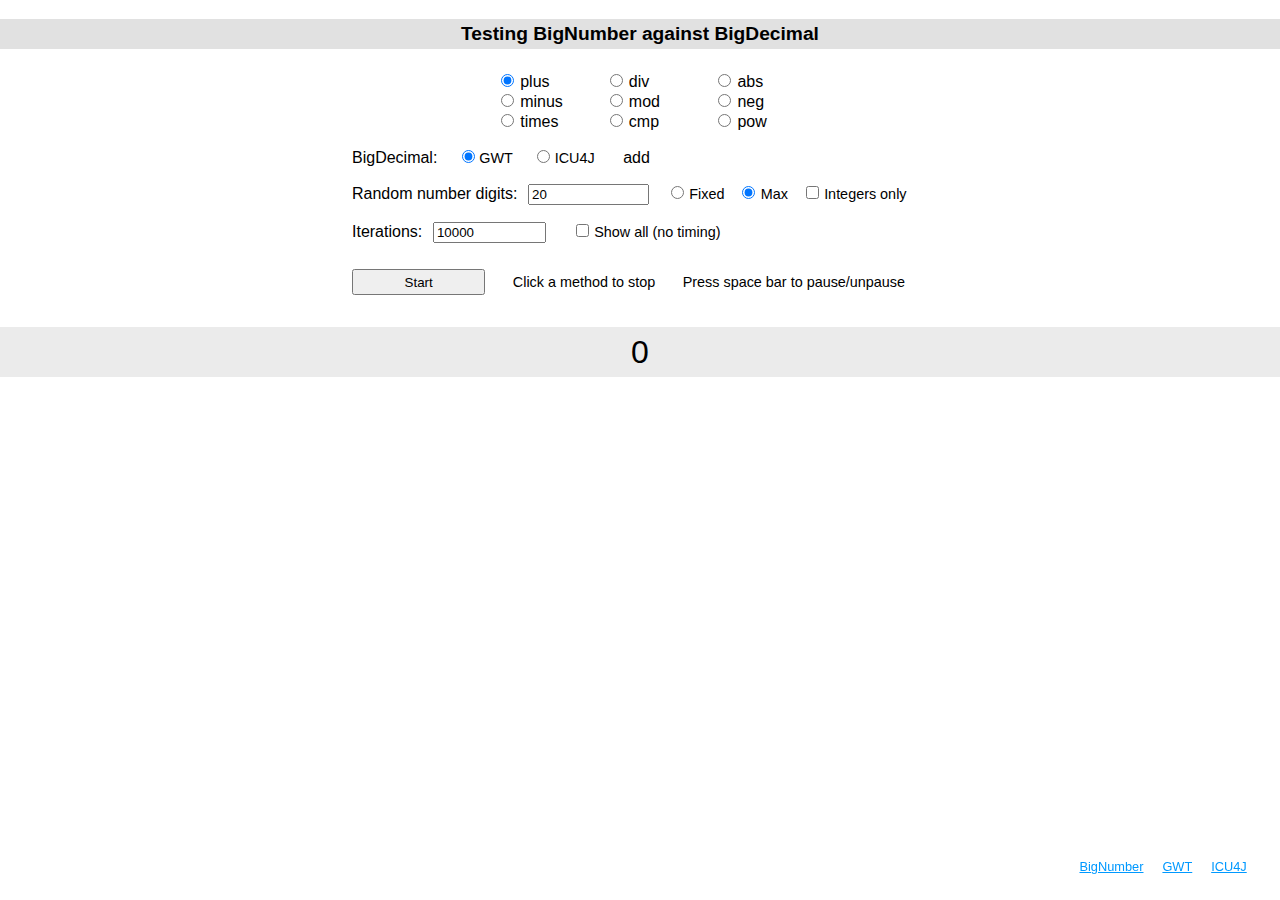
<file: server/node_modules/mysql/node_modules/bignumber.js/perf/bignumber-vs-bigdecimal.html>
<!DOCTYPE html>
<html lang='en'>
<head>
  <meta charset='utf-8' />
  <meta name="Author" content="M Mclaughlin">
  <title>Testing BigNumber</title>
  <style>
	body {margin: 0; padding: 0; font-family: Calibri, Arial, Sans-Serif;}
	div {margin: 1em 0;}
	h1, #counter {text-align: center; background-color: rgb(225, 225, 225);
		margin-top: 1em; padding: 0.2em; font-size: 1.2em;}
	a {color:  rgb(0, 153, 255); margin: 0 0.6em;}
	.links {position: fixed; bottom: 1em; right: 2em; font-size: 0.8em;}
	.form, #time {width: 36em; margin: 0 auto;}
	.form {text-align: left; margin-top: 1.4em;}
	.random input {margin-left: 1em;}
	.small {font-size: 0.9em;}
	.methods {margin: 1em auto; width: 18em;}
	.iterations input, .left {margin-left: 1.6em;}
	.info span {margin-left: 1.6em; font-size: 0.9em;}
	.info {margin-top: 1.6em;}
	.random input, .iterations input {margin-right: 0.3em;}
	.random label, .iterations label, .bigd label {font-size: 0.9em;
        margin-left: 0.1em;}
	.methods label {width: 5em; margin-left: 0.2em; display: inline-block;}
	.methods label.right {width: 2em;}
	.red {color: red; font-size: 1.1em; font-weight: bold;}
	button {width: 10em; height: 2em;}
	#dp, #r, #digits, #reps {margin-left: 0.8em;}
	#bigint {font-style: italic; display: none;}
	#gwt, #icu4j, #bd, #bigint {margin-left: 1.5em;}
	#division {display: none;}
	#counter {font-size: 2em; background-color: rgb(235, 235, 235);}
    #time {text-align: center;}
	#results {margin: 0 1.4em;}
  </style>
  <script src='../bignumber.js'></script>
  <script src='lib/bigdecimal_GWT/bigdecimal.js'></script>
</head>
<body>
  <h1>Testing BigNumber against BigDecimal</h1>

  <div class='form'>

	<div class='methods'>
	  <input type='radio' id=0 name=1/><label for=0>plus</label>
	  <input type='radio' id=3 name=1/><label for=3>div</label>
	  <input type='radio' id=6 name=1/><label for=6 class='right'>abs</label>
	  <br>
	  <input type='radio' id=1 name=1/><label for=1>minus</label>
	  <input type='radio' id=4 name=1/><label for=4>mod</label>
	  <input type='radio' id=7 name=1/><label for=7 class='right'>neg</label>
	  <br>
	  <input type='radio' id=2 name=1/><label for=2>times</label>
	  <input type='radio' id=5 name=1/><label for=5>cmp</label>
	  <input type='radio' id=8 name=1/><label for=8 class='right'>pow</label>
	</div>

	<div class='bigd'>
	  <span>BigDecimal:</span>
	  <input type='radio' name=2 id='gwt' /><label for='gwt'>GWT</label>
	  <input type='radio' name=2 id='icu4j' /><label for='icu4j'>ICU4J</label>
	  <span id='bigint'>BigInteger</span>
	  <span id='bd'>add</span>
	</div>

	<div class='random'>
	  Random number digits:<input type='text' id='digits' size=12 />
	  <input type='radio' name=3 id='fix' /><label for='fix'>Fixed</label>
	  <input type='radio' name=3 id='max' /><label for='max'>Max</label>
	  <input type='checkbox' id='int' /><label for='int'>Integers only</label>
	</div>

	<div id='division'>
	  <span>Decimal places:<input type='text' id='dp' size=9 /></span>
	  <span class='left'>Rounding:<select id='r'>
		  <option>UP</option>
		  <option>DOWN</option>
		  <option>CEIL</option>
		  <option>FLOOR</option>
		  <option>HALF_UP</option>
		  <option>HALF_DOWN</option>
		  <option>HALF_EVEN</option>
		</select></span>
	</div>

	<div class='iterations'>
	  Iterations:<input type='text' id='reps' size=11 />
	  <input type='checkbox' id='show'/><label for='show'>Show all (no timing)</label>
	</div>

	<div class='info'>
	  <button id='start'>Start</button>
	  <span>Click a method to stop</span>
	  <span>Press space bar to pause/unpause</span>
	</div>

  </div>

  <div id='counter'>0</div>
  <div id='time'></div>
  <div id='results'></div>

  <div class='links'>
	<a href='https://github.com/MikeMcl/bignumber.js' target='_blank'>BigNumber</a>
	<a href='https://github.com/iriscouch/bigdecimal.js' target='_blank'>GWT</a>
	<a href='https://github.com/dtrebbien/BigDecimal.js/tree/' target='_blank'>ICU4J</a>
  </div>

  <script>

var i, completedReps, targetReps, cycleReps, cycleTime, prevCycleReps, cycleLimit,
	maxDigits, isFixed, isIntOnly, decimalPlaces, rounding, calcTimeout,
	counterTimeout, script, isGWT, BigDecimal_GWT, BigDecimal_ICU4J,
	bdM, bdTotal, bnM, bnTotal,
	bdMs = ['add', 'subtract', 'multiply', 'divide', 'remainder', 'compareTo',
		'abs', 'negate', 'pow'],
	bnMs = ['plus', 'minus', 'times', 'div', 'mod', 'cmp', 'abs', 'neg', 'pow'],
	lastRounding = 4,
	pause = false,
	up = true,
	timingVisible = false,
	showAll = false,

	// EDIT DEFAULTS HERE

	DEFAULT_REPS = 10000,
	DEFAULT_DIGITS = 20,
	DEFAULT_DECIMAL_PLACES = 20,
	DEFAULT_ROUNDING = 4,
	MAX_POWER = 20,
	CHANCE_NEGATIVE = 0.5,	 // 0 (never) to 1 (always)
	CHANCE_INTEGER = 0.2,	 // 0 (never) to 1 (always)
    MAX_RANDOM_EXPONENT = 100,
	SPACE_BAR = 32,
	ICU4J_URL = './lib/bigdecimal_ICU4J/BigDecimal-all-last.js',

	//

	$ = function (id) {return document.getElementById(id)},
	$INPUTS = document.getElementsByTagName('input'),
	$BD = $('bd'),
	$BIGINT = $('bigint'),
	$DIGITS = $('digits'),
	$GWT = $('gwt'),
	$ICU4J = $('icu4j'),
	$FIX = $('fix'),
	$MAX = $('max'),
	$INT = $('int'),
	$DIV = $('division'),
	$DP = $('dp'),
	$R = $('r'),
	$REPS = $('reps'),
	$SHOW = $('show'),
	$START = $('start'),
	$COUNTER = $('counter'),
	$TIME = $('time'),
	$RESULTS = $('results'),

    // Get random number in normal notation.
	getRandom = function () {
		var z,
            i = 0,
            // n is the number of digits - 1
			n = isFixed ? maxDigits - 1 : Math.random() * (maxDigits || 1) | 0,
            r = ( Math.random() * 10 | 0 ) + '';

		if (n) {
            if (r == '0')
     		    r = isIntOnly ? ( ( Math.random() * 9 | 0 ) + 1 ) + '' : (z = r + '.');

			for ( ; i++ < n; r += Math.random() * 10 | 0 ){}

			if (!z && !isIntOnly && Math.random() > CHANCE_INTEGER) {
				r = r.slice( 0, i = (Math.random() * n | 0) + 1 ) +
					'.' + r.slice(i);
			}
        }

        // Avoid division by zero error with division and modulo
		if ((bdM == 'divide' || bdM == 'remainder') && parseFloat(r) === 0)
			r = ( ( Math.random() * 9 | 0 ) + 1 ) + '';

		return Math.random() > CHANCE_NEGATIVE ? r : '-' + r;
	},

    // Get random number in exponential notation (if isIntOnly is false).
    // GWT BigDecimal BigInteger does not accept exponential notation.
    //getRandom = function () {
    //    var i = 0,
    //        // n is the number of significant digits - 1
    //        n = isFixed ? maxDigits - 1 : Math.random() * (maxDigits || 1) | 0,
    //        r = ( ( Math.random() * 9 | 0 ) + 1 ) + '';
    //
    //    for (; i++ < n; r += Math.random() * 10 | 0 ){}
    //
    //    if ( !isIntOnly ) {
    //
    //        // Add exponent.
    //        r += 'e' + ( Math.random() > 0.5 ? '+' : '-' ) +
    //          ( Math.random() * MAX_RANDOM_EXPONENT | 0 );
    //    }
    //
    //    return Math.random() > CHANCE_NEGATIVE ? r : '-' + r
    //},

	showTimings = function () {
		var i, bdS, bnS,
            sp = '',
            r = bnTotal < bdTotal
			  ? (bnTotal ? bdTotal / bnTotal : bdTotal)
			  : (bdTotal ? bnTotal / bdTotal : bnTotal);

        bdS = 'BigDecimal: ' + (bdTotal || '<1');
        bnS = 'BigNumber: ' + (bnTotal || '<1');

        for ( i = bdS.length - bnS.length; i-- > 0; sp += '&nbsp;'){}
        bnS = 'BigNumber: ' + sp + (bnTotal || '<1');

		$TIME.innerHTML =
            'No mismatches<div>' + bdS + ' ms<br>' + bnS + ' ms</div>' +
	    		((r = parseFloat(r.toFixed(1))) > 1
		    		? 'Big' + (bnTotal < bdTotal ? 'Number' : 'Decimal')
			    		+ ' was ' + r + ' times faster'
				    : 'Times approximately equal');
	},

	clear = function () {
		clearTimeout(calcTimeout);
		clearTimeout(counterTimeout);

		$COUNTER.style.textDecoration = 'none';
		$COUNTER.innerHTML = '0';
		$TIME.innerHTML = $RESULTS.innerHTML = '';
		$START.innerHTML = 'Start';
	},

	begin = function () {
        var i;
		clear();

		targetReps = +$REPS.value;
		if (!(targetReps > 0)) return;

		$START.innerHTML = 'Restart';

        i = +$DIGITS.value;
		$DIGITS.value = maxDigits = i && isFinite(i) ? i : DEFAULT_DIGITS;

		for (i = 0; i < 9; i++) {
			if ($INPUTS[i].checked) {
				bnM = bnMs[$INPUTS[i].id];
				bdM = bdMs[$INPUTS[i].id];
				break;
			}
		}

		if (bdM == 'divide') {
            i = +$DP.value;
            $DP.value = decimalPlaces = isFinite(i) ? i : DEFAULT_DECIMAL_PLACES;
			rounding = $R.selectedIndex;
			BigNumber.config(decimalPlaces, rounding);
		}

		isFixed = $FIX.checked;
		isIntOnly = $INT.checked;
		showAll = $SHOW.checked;

		BigDecimal = (isGWT = $GWT.checked)
			? (isIntOnly ? BigInteger : BigDecimal_GWT)
			: BigDecimal_ICU4J;

		prevCycleReps = cycleLimit = completedReps = bdTotal = bnTotal = 0;
		pause = false;

		cycleReps = showAll ? 1 : 0.5;
		cycleTime = +new Date();

		setTimeout(updateCounter, 0);
	},

	updateCounter = function () {

		if (pause) {
			if (!timingVisible && !showAll) {
				showTimings();
				timingVisible = true;
			}
			counterTimeout = setTimeout(updateCounter, 50);
			return
		}

		$COUNTER.innerHTML = completedReps;

		if (completedReps < targetReps) {
			if (timingVisible) {
				$TIME.innerHTML = '';
				timingVisible = false;
			}

			if (!showAll) {

				// Adjust cycleReps so counter is updated every second-ish
				if (prevCycleReps != cycleReps) {

					// cycleReps too low
					if (+new Date() - cycleTime < 1e3) {
						prevCycleReps = cycleReps;

						if (cycleLimit) {
							cycleReps += ((cycleLimit - cycleReps) / 2);
						} else {
							cycleReps *= 2;
						}

					// cycleReps too high
					} else {
						cycleLimit = cycleReps;
						cycleReps -= ((cycleReps - prevCycleReps) / 2);
					}

					cycleReps = Math.floor(cycleReps) || 1;
					cycleTime = +new Date();
				}

				if (completedReps + cycleReps > targetReps) {
					cycleReps = targetReps - completedReps;
				}
			}

			completedReps += cycleReps;
			calcTimeout = setTimeout(calc, 0);

		// Finished - show timings summary
		} else {
			$START.innerHTML = 'Start';
			$COUNTER.style.textDecoration = 'underline';
			if (!showAll) {
				showTimings();
			}
		}
	},

	calc = function () {

		var start, bdT, bnT, bdR, bnR,
			xs = [cycleReps],
			ys = [cycleReps],
			bdRs = [cycleReps],
			bnRs = [cycleReps];


		// GENERATE RANDOM OPERANDS

		for (i = 0; i < cycleReps; i++) {
			xs[i] = getRandom();
		}

		if (bdM == 'pow') {

			// GWT pow argument must be Number type and integer
			if (isGWT) {
				for (i = 0; i < cycleReps; i++) {
					ys[i] = Math.floor(Math.random() * (MAX_POWER + 1));
				}

			// ICU4J pow argument must be BigDecimal
			} else {
				for (i = 0; i < cycleReps; i++) {
					ys[i] = Math.floor(Math.random() * (MAX_POWER + 1)) + '';
				}
			}

		// No second operand needed for abs and negate
		} else if (bdM != 'abs' && bdM != 'negate') {
			for (i = 0; i < cycleReps; i++) {
				ys[i] = getRandom();
			}
		}


		//********************************************************************//
		//************************** START TIMING ****************************//
		//********************************************************************//


		// BIGDECIMAL

		if (bdM == 'divide') {

			start = +new Date();
			for (i = 0; i < cycleReps; i++) {
				bdRs[i] = new BigDecimal(xs[i])[bdM](new BigDecimal(ys[i]),
					decimalPlaces, rounding);
			}
			bdT = +new Date() - start;

		// GWT pow argument must be Number type and integer
		} else if (bdM == 'pow' && isGWT) {

			start = +new Date();
			for (i = 0; i < cycleReps; i++) {
				bdRs[i] = new BigDecimal(xs[i])[bdM](ys[i]);
			}
			bdT = +new Date() - start;

		} else if (bdM == 'abs' || bdM == 'negate') {

			start = +new Date();
			for (i = 0; i < cycleReps; i++) {
				bdRs[i] = new BigDecimal(xs[i])[bdM]();
			}
			bdT = +new Date() - start;

		} else {

			start = +new Date();
			for (i = 0; i < cycleReps; i++) {
				bdRs[i] = new BigDecimal(xs[i])[bdM](new BigDecimal(ys[i]));
			}
			bdT = +new Date() - start;

		}


		// BIGNUM

		if (bdM == 'pow') {

			start = +new Date();
			for (i = 0; i < cycleReps; i++) {
				bnRs[i] = new BigNumber(xs[i])[bnM](ys[i]);
			}
			bnT = +new Date() - start;

		} else if (bdM == 'abs' || bdM == 'negate') {

			start = +new Date();
			for (i = 0; i < cycleReps; i++) {
				bnRs[i] = new BigNumber(xs[i])[bnM]();
			}
			bnT = +new Date() - start;

		} else {

			start = +new Date();
			for (i = 0; i < cycleReps; i++) {
				bnRs[i] = new BigNumber(xs[i])[bnM](new BigNumber(ys[i]));
			}
			bnT = +new Date() - start;

		}


		//********************************************************************//
		//**************************** END TIMING ****************************//
		//********************************************************************//


		// CHECK FOR MISMATCHES

		for (i = 0; i < cycleReps; i++) {
			bnR = bnRs[i].toString();

			// Remove any trailing zeros from BigDecimal result
			if (isGWT) {
				bdR = bdM == 'compareTo' || isIntOnly
					? bdRs[i].toString()
					: bdRs[i].stripTrailingZeros().toPlainString();
			} else {

				// No toPlainString() or stripTrailingZeros() in ICU4J
				bdR = bdRs[i].toString();

				if (bdR.indexOf('.') != -1) {
					bdR = bdR.replace(/\.?0+$/, '');
				}
			}

			if (bdR !== bnR) {

				$RESULTS.innerHTML =
					'<span class="red">Breaking on first mismatch:</span>' +
					'<br><br>' +xs[i] + '<br>' + bnM + '<br>' + ys[i] +
					'<br><br>BigDecimal<br>' + bdR + '<br>' + bnR + '<br>BigNumber';

				if (bdM == 'divide') {
					$RESULTS.innerHTML += '<br><br>Decimal places: ' +
						decimalPlaces + '<br>Rounding mode: ' + rounding;
				}
				return;
			} else if (showAll) {
				$RESULTS.innerHTML = xs[i] + '<br>' + bnM + '<br>' + ys[i] +
				'<br><br>BigDecimal<br>' + bdR + '<br>' + bnR + '<br>BigNumber';
			}
		}

		bdTotal += bdT;
		bnTotal += bnT;

		updateCounter();
	};


// EVENT HANDLERS

document.onkeyup = function (evt) {
	evt = evt || window.event;
	if ((evt.keyCode || evt.which) == SPACE_BAR) {
		up = true;
	}
};
document.onkeydown = function (evt) {
	evt = evt || window.event;
	if (up && (evt.keyCode || evt.which) == SPACE_BAR) {
		pause = !pause;
		up = false;
	}
};

// BigNumber methods' radio buttons' event handlers
for (i = 0; i < 9; i++) {
	$INPUTS[i].checked = false;
	$INPUTS[i].disabled = false;
	$INPUTS[i].onclick = function () {
		clear();
		lastRounding = $R.options.selectedIndex;
		$DIV.style.display = 'none';
		bnM = bnMs[this.id];
		$BD.innerHTML = bdM = bdMs[this.id];
	};
}
$INPUTS[1].onclick = function () {
	clear();
	$R.options.selectedIndex = lastRounding;
	$DIV.style.display = 'block';
	bnM = bnMs[this.id];
	$BD.innerHTML = bdM = bdMs[this.id];
};

// Show/hide BigInteger and disable/un-disable division accordingly as BigInteger
// throws an exception if division gives "no exact representable decimal result"
$INT.onclick = function () {
	if (this.checked && $GWT.checked) {
		if ($INPUTS[1].checked) {
			$INPUTS[1].checked = false;
			$INPUTS[0].checked = true;
			$BD.innerHTML = bdMs[$INPUTS[0].id];
			$DIV.style.display = 'none';
		}
		$INPUTS[1].disabled = true;
		$BIGINT.style.display = 'inline';
	} else {
		$INPUTS[1].disabled = false;
		$BIGINT.style.display = 'none';
	}
};
$ICU4J.onclick = function () {
	$INPUTS[1].disabled = false;
	$BIGINT.style.display = 'none';
};
$GWT.onclick = function () {
	if ($INT.checked) {
		if ($INPUTS[1].checked) {
			$INPUTS[1].checked = false;
			$INPUTS[0].checked = true;
			$BD.innerHTML = bdMs[$INPUTS[0].id];
			$DIV.style.display = 'none';
		}
		$INPUTS[1].disabled = true;
		$BIGINT.style.display = 'inline';
	}
};

BigNumber.config({
	DECIMAL_PLACES : 20,
	ROUNDING_MODE : 4,
	ERRORS : false,
	RANGE : 1E9,
	EXPONENTIAL_AT : 1E9
});

// Set defaults
$MAX.checked = $INPUTS[0].checked = $GWT.checked = true;
$SHOW.checked = $INT.checked = false;
$REPS.value = DEFAULT_REPS;
$DIGITS.value = DEFAULT_DIGITS;
$DP.value = DEFAULT_DECIMAL_PLACES;
$R.option = DEFAULT_ROUNDING;

BigDecimal_GWT = BigDecimal;
BigDecimal = undefined;

// Load ICU4J BigDecimal
script = document.createElement("script");
script.src = ICU4J_URL;
script.onload = script.onreadystatechange = function () {
	if (!script.readyState || /loaded|complete/.test(script.readyState)) {
		script = null;
		BigDecimal_ICU4J = BigDecimal;
		$START.onmousedown = begin;
	}
};
document.getElementsByTagName("head")[0].appendChild(script);



/*

NOTES:


ICU4J
=====
IBM java package: com.ibm.icu.math
pow's argument must be a BigDecimal.
Among other differences, doesn't have .toPlainString() or .stripTrailingZeros().
Exports BigDecimal only.
Much faster than gwt on Firefox, on Chrome it varies with the method.


GWT
===
Java standard class library: java.math.BigDecimal

Exports:
  RoundingMode
  MathContext
  BigDecimal
  BigInteger

BigDecimal properties:
  ROUND_CEILING
  ROUND_DOWN
  ROUND_FLOOR
  ROUND_HALF_DOWN
  ROUND_HALF_EVEN
  ROUND_HALF_UP
  ROUND_UNNECESSARY
  ROUND_UP
  __init__
  valueOf
  log
  logObj
  ONE
  TEN
  ZERO

BigDecimal instance properties/methods:
( for (var i in new BigDecimal('1').__gwt_instance.__gwtex_wrap) {...} )

  byteValueExact
  compareTo
  doubleValue
  equals
  floatValue
  hashCode
  intValue
  intValueExact
  max
  min
  movePointLeft
  movePointRight
  precision
  round
  scale
  scaleByPowerOfTen
  shortValueExact
  signum
  stripTrailingZeros
  toBigInteger
  toBigIntegerExact
  toEngineeringString
  toPlainString
  toString
  ulp
  unscaledValue
  longValue
  longValueExact
  abs
  add
  divide
  divideToIntegralValue
  multiply
  negate
  plus
  pow
  remainder
  setScale
  subtract
  divideAndRemainder

*/

  </script>
</body>
</html>
</file>
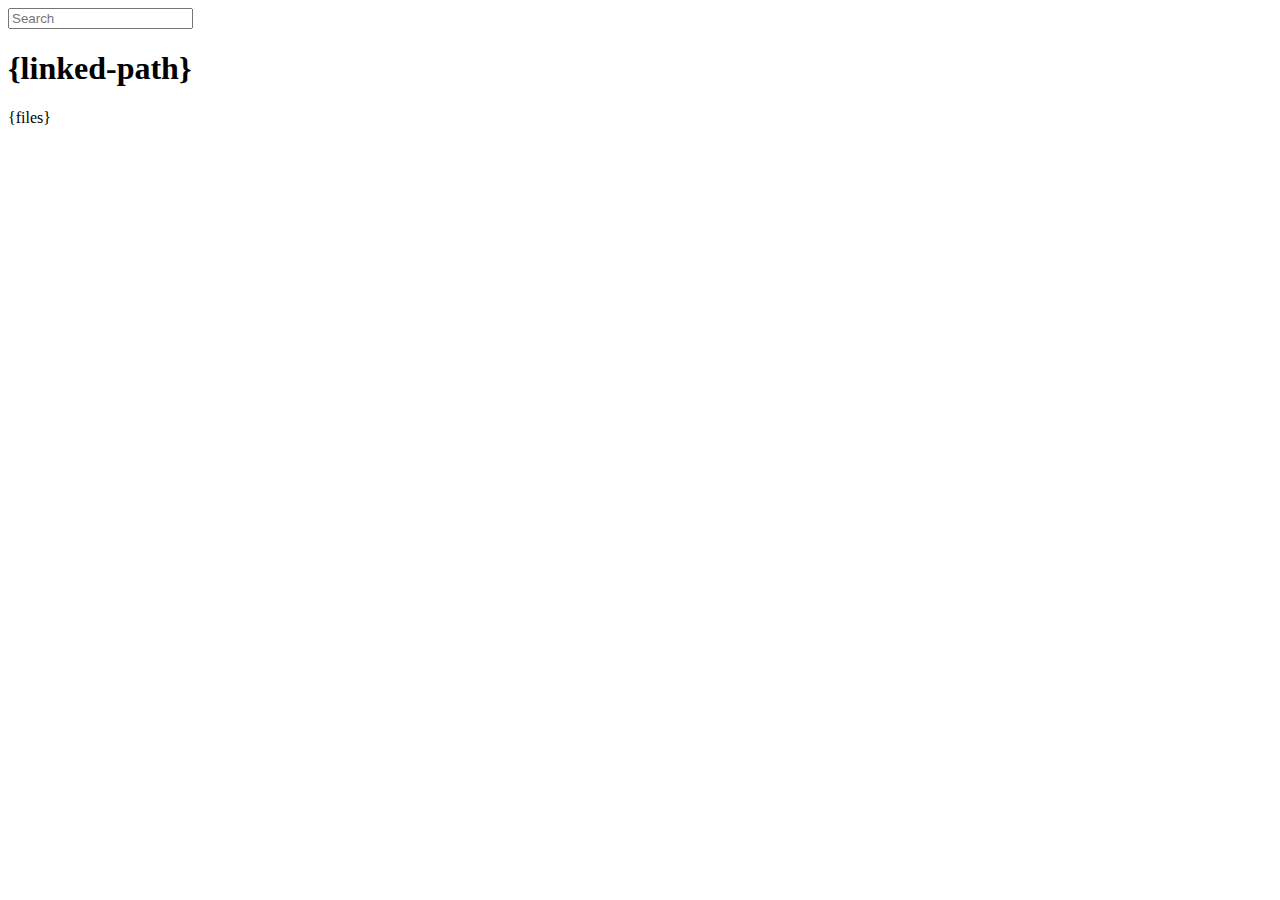
<file: server/node_modules/express/node_modules/connect/lib/public/directory.html>
<!DOCTYPE html>
<html>
  <head>
    <meta charset='utf-8'> 
    <title>listing directory {directory}</title>
    <style>{style}</style>
    <script>
      function $(id){
        var el = 'string' == typeof id
          ? document.getElementById(id)
          : id;

        el.on = function(event, fn){
          if ('content loaded' == event) {
            event = window.attachEvent ? "load" : "DOMContentLoaded";
          }
          el.addEventListener
            ? el.addEventListener(event, fn, false)
            : el.attachEvent("on" + event, fn);
        };

        el.all = function(selector){
          return $(el.querySelectorAll(selector));
        };

        el.each = function(fn){
          for (var i = 0, len = el.length; i < len; ++i) {
            fn($(el[i]), i);
          }
        };

        el.getClasses = function(){
          return this.getAttribute('class').split(/\s+/);
        };

        el.addClass = function(name){
          var classes = this.getAttribute('class');
          el.setAttribute('class', classes
            ? classes + ' ' + name
            : name);
        };

        el.removeClass = function(name){
          var classes = this.getClasses().filter(function(curr){
            return curr != name;
          });
          this.setAttribute('class', classes);
        };

        return el;
      }

      function search() {
        var str = $('search').value
          , links = $('files').all('a');

        links.each(function(link){
          var text = link.textContent;

          if ('..' == text) return;
          if (str.length && ~text.indexOf(str)) {
            link.addClass('highlight');
          } else {
            link.removeClass('highlight');
          }
        });
      }

      $(window).on('content loaded', function(){
        $('search').on('keyup', search);
      });
    </script>
  </head>
  <body class="directory">
    <input id="search" type="text" placeholder="Search" autocomplete="off" />
    <div id="wrapper">
      <h1>{linked-path}</h1>
      {files}
    </div>
  </body>
</html>
</file>
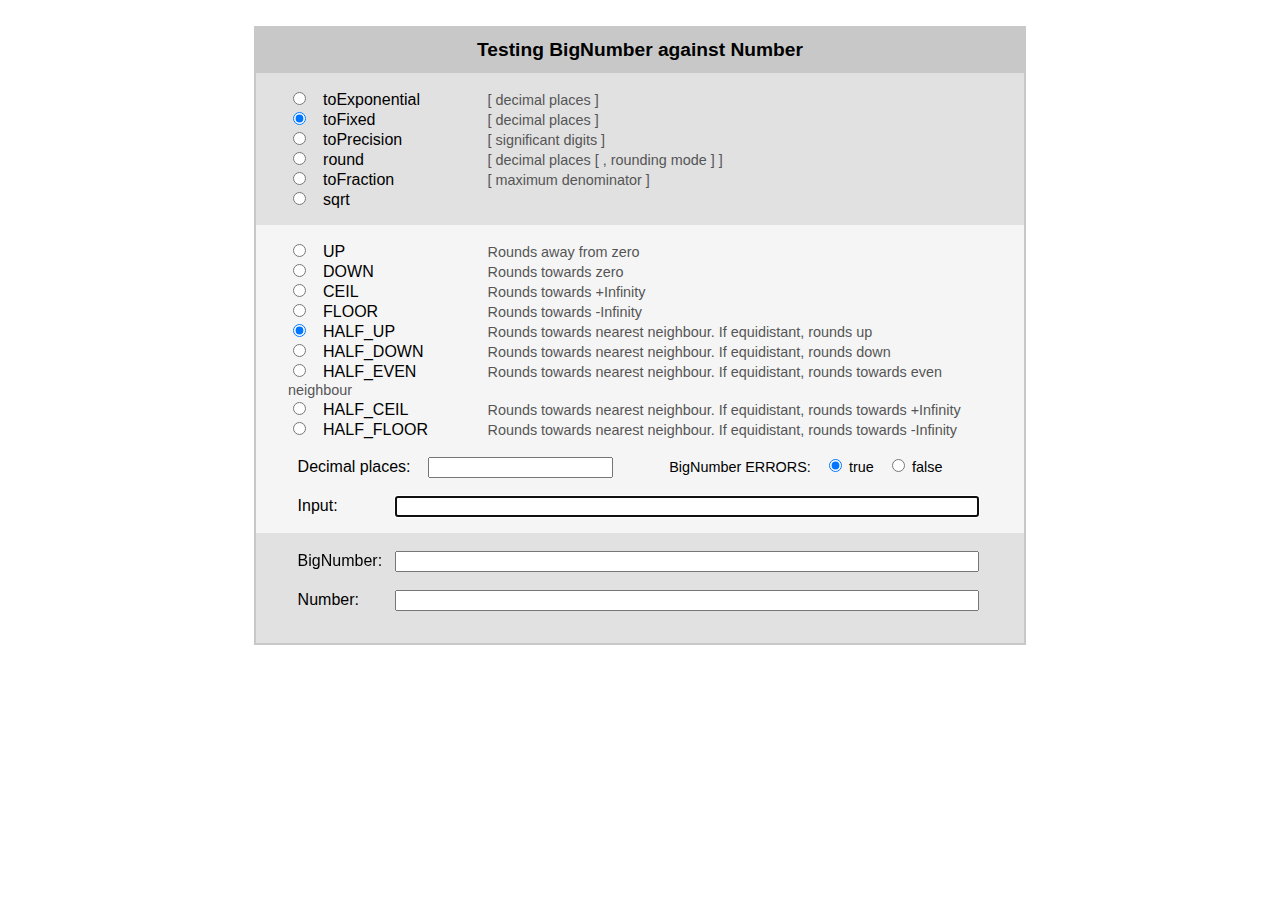
<file: server/node_modules/mysql/node_modules/bignumber.js/test/browser/bignumber-vs-number.html>
<!DOCTYPE html>
<html lang='en'>
<head>
  <meta charset='utf-8' />
  <meta name="Author" content="M Mclaughlin">
  <title>Testing BigNumber against Number</title>
  <style>
    body, ul, form, h1, div {margin: 0; padding: 0;}
    body, pre {font-family: Calibri, Arial, Sans-Serif;}
    form {width: 48em; margin: 1.6em auto; border: 2px solid rgb(200, 200, 200);}
    h1 {text-align: center; font-size: 1.2em; padding: 0.6em 0;
        background-color: rgb(200, 200, 200)}
    ul {list-style-type: none; color: rgb(85, 85, 85); padding: 1em 1em 0 2em;}
    .input, ul {background-color: rgb(245, 245, 245);}
    .input, .output {padding: 0 1em 1em 2em;}
    .output, .methods {background-color: rgb(225, 225, 225);}
    .methods {padding-bottom: 1em;}
    .output {padding-bottom: 2em;}
    .size {width: 80%;}
    label {width: 10em; color: rgb(0, 0, 0); margin-left: 0.6em;}
    label {display: inline-block;}
    span, .exLabel, pre {font-size: 0.9em;}
	pre {display: inline;}
    .exLabel {display: inline; margin-left: 0; width: 2em;}
    .arg, .result, .dp {width: 5em; margin-right: 0.8em; margin-top: 1.2em;}
    .dp {width: auto;}
    .exInput {margin-left: 1em;}
    .code {width: 60em; margin: 0 auto; font-family: Courier New, Courier,
        monospace; font-size: 0.8em;}
  </style>
  <script src='../../bignumber.js'></script>
</head>
<body>
  <form>
    <h1>Testing BigNumber against Number</h1>
    <ul class='methods'>
      <li>
        <input type='radio' id='toExponential' name=1/>
        <label for='toExponential'>toExponential</label>
        <span>[ decimal places ]</span>
      </li>
      <li>
        <input type='radio' id='toFixed' name=1/>
        <label for='toFixed'>toFixed</label>
        <span>[ decimal places ]</span>
      </li>
      <li>
        <input type='radio' id='toPrecision' name=1/>
        <label for='toPrecision'>toPrecision</label>
        <span>[ significant digits ]</span>
      </li>
      <li>
        <input type='radio' id='round' name=1/>
        <label for='round'>round</label>
        <span>[ decimal places [ , rounding mode ] ]</span>
      </li>
      <li>
        <input type='radio' id='toFraction' name=1/>
        <label for='toFraction'>toFraction</label>
        <span>[ maximum denominator ]</span>
      </li>
      <li>
        <input type='radio' id='sqrt' name=1/>
        <label for='sqrt'>sqrt</label>
      </li>
    </ul>
    <ul id='roundings'>
      <li>
        <input type='radio' id=0 name=2/>
        <label for=0 >UP</label>
        <span>Rounds away from zero</span>
      </li>
      <li>
        <input type='radio' id=1 name=2/>
        <label for=1 >DOWN</label>
        <span>Rounds towards zero</span>
      </li>
      <li>
        <input type='radio' id=2 name=2/>
        <label for=2 >CEIL</label>
        <span>Rounds towards +Infinity</span>
      </li>
      <li>
        <input type='radio' id=3 name=2/>
        <label for=3 >FLOOR</label>
        <span>Rounds towards -Infinity</span>
      </li>
      <li>
        <input type='radio' id=4 name=2/>
        <label for=4 >HALF_UP</label>
        <span>Rounds towards nearest neighbour. If equidistant, rounds up</span>
      </li>
      <li>
        <input type='radio' id=5 name=2/>
        <label for=5 >HALF_DOWN</label>
        <span>Rounds towards nearest neighbour. If equidistant, rounds down</span>
      </li>
      <li>
        <input type='radio' id=6 name=2/>
        <label for=6 >HALF_EVEN</label>
        <span>Rounds towards nearest neighbour. If equidistant, rounds towards even neighbour</span>
      </li>
      <li>
        <input type='radio' id=7 name=2/>
        <label for=7 >HALF_CEIL</label>
        <span>Rounds towards nearest neighbour. If equidistant, rounds towards +Infinity</span>
      </li>
      <li>
        <input type='radio' id=8 name=2/>
        <label for=8 >HALF_FLOOR</label>
        <span>Rounds towards nearest neighbour. If equidistant, rounds towards -Infinity</span>
      </li>
    </ul>

    <div class='input'>
      <div class='dpDiv'>
      <label class='dp' id='dpLabel' for='dp'>Decimal places:</label>
      <input type='text' id='dp' name='dp' size=20 />
      <pre>             BigNumber ERRORS:</pre>
      <input class='exInput' type='radio' id='exTrue' name=3/>
      <label class='exLabel' for='exTrue'>true</label>
      <input class='exInput' type='radio' id='exFalse' name=3/>
      <label class='exLabel' for='exFalse'>false</label>
      </div>
      <label class='arg' for='input'>Input:</label>
      <input class='size' type='text' id='input' name='input' />
    </div>

    <div class='output'>
      <label class='result' for='bignumber'>BigNumber:</label>
      <input class='size' type='text' id='bignumber' name='bignumber' readonly />
      <div id='number'>
        <label class='result' for='num'>Number:</label>
        <input class='size' type='text' id='num' name='num' readonly />
      </div>
    </div>
  </form>
  <div class= 'code' id='code'></div>
  <script>
(function () {
    var i, toFraction, lastFocus,
        d = document,
        $ = function (id) {return d.getElementById(id)},
        $input = $('input'),
        $dp = $('dp'),
        $dpLabel = $('dpLabel'),
        $num = $('num'),
        $bignumber = $('bignumber'),
        $number = $('number'),
        $roundings = $('roundings'),
        $exceptionsTrue = $('exTrue'),
        $exceptionsFalse = $('exFalse'),
        $code = $('code'),
        $inputs = d.getElementsByTagName('input');

    function round() {
        var i, rb, method, mode, includeNumber, numVal, bignumberVal, isSqrt,
            dp = ($dp.value = $dp.value.replace(/\s+/g, '')),
            dpEmpty = dp === '',
            input = ($input.value = $input.value.replace(/\s+/g, '')),
            exceptions = $exceptionsTrue.checked,
            code = 'BigNumber.config({ERRORS : ' + exceptions;

        BigNumber.config({ERRORS : exceptions});

        if (input) {
            for (i = 0; i < 15; i++) {
                rb = $inputs[i];
                if (rb.checked) {
                    if (i < 6) method = rb.id;
                    else mode = rb.id;
                }
            }

            $num.value = $bignumber.value = $code.innerHTML = '';
            isSqrt = method == 'sqrt';

            if (includeNumber = method != 'toFraction' && method != 'round') {
                try {
                    numVal = isSqrt
                        ? Math.sqrt(input)
                        : dpEmpty
                            ? Number(input)[method]()
                            : Number(input)[method](dp);
                } catch(e) {
                    numVal = e;
                }

                if (isSqrt && !dpEmpty) {
                    try {
                        BigNumber.config(dp);
                    } catch(e) {
                        $bignumber.value = e;
                        return;
                    }
                    code += ', DECIMAL_PLACES : ' + dp;
                }
                BigNumber.config({ROUNDING_MODE : mode});
                code += ', ROUNDING_MODE : ' + mode;
            }

            code += "})<br>BigNumber('" + input + "')." + method + "(";

            if (!isSqrt) {
                if (method == 'round') {
                    if (dpEmpty) {
                        dp = undefined;
                        dpEmpty = false;
                    }
                    code += "'" + dp + "', " + mode;

                } else if (!dpEmpty) code += "'" + dp + "'";
            }

            code += ')<br><br>';

            if (includeNumber) {
                if (isSqrt) {
                    code += "Math.sqrt('" + input + "')";
                } else {
                    code += "Number('" + input + "')." + method + "(";
                    if (!dpEmpty) code += "'" + dp + "'";
                    code += ")";
                }
            }

            try {
                bignumberVal = dpEmpty
                    ? new BigNumber(input)[method]()
                    : new BigNumber(input)[method](dp, mode);
            } catch(e) {
                bignumberVal = e;
            }

            setTimeout(function () {
                $bignumber.value = bignumberVal;
                if (includeNumber) $num.value = numVal;
                $code.innerHTML = code;
            }, 100);

            if (window.console && console.log) {
                input = new BigNumber(input);
                console.log('\nc: ' + input.c +
                            '\ne: ' + input.e +
                            '\ns: ' + input.s);
            }
        }
        lastFocus.focus();
    }

    BigNumber.config({
        DECIMAL_PLACES : 20,
        ROUNDING_MODE : 4,
        ERRORS : false,
        EXPONENTIAL_AT : 1E9,
        RANGE : 1E9
    });

    $input.value = $dp.value = $num.value = $bignumber.value = '';
    setTimeout(function () {$input.focus()}, 0);

    for (i = 0; i < 15; i++) {
        $inputs[i].checked = false;

        $inputs[i].onclick = function () {
            if (this.id >= 0) {
                round();
            } else {
                if (this.id == 'toFraction') {
                    toFraction = true;
                    $dpLabel.innerHTML = 'Maximum denominator:';
                    $number.style.display = $roundings.style.display = 'none';
                } else {
                    $dpLabel.innerHTML = this.id == 'toPrecision'
                        ? 'Significant digits:'
                        : 'Decimal places:';
                    $number.style.display = this.id == 'round'
                        ? 'none'
                        : 'block';
                    $roundings.style.display = 'block';
                    if (toFraction) toFraction = false;
                }
                $dp.value = $bignumber.value = $num.value = $code.innerHTML = '';
                lastFocus.focus();
            }
        };
    }

    $exceptionsTrue.onclick = $exceptionsFalse.onclick = round;

    $input.onfocus = $dp.onfocus = function () {
        lastFocus = this;
    };

    $inputs[1].checked = $inputs[10].checked = $exceptionsTrue.checked = true;

    document.onkeypress = function (e) {
        if ((e || window.event).keyCode == 13) {
            round();
            return false;
        } else $num.value = $bignumber.value = '';
    };
})();
  </script>
</body>
</html>
</file>
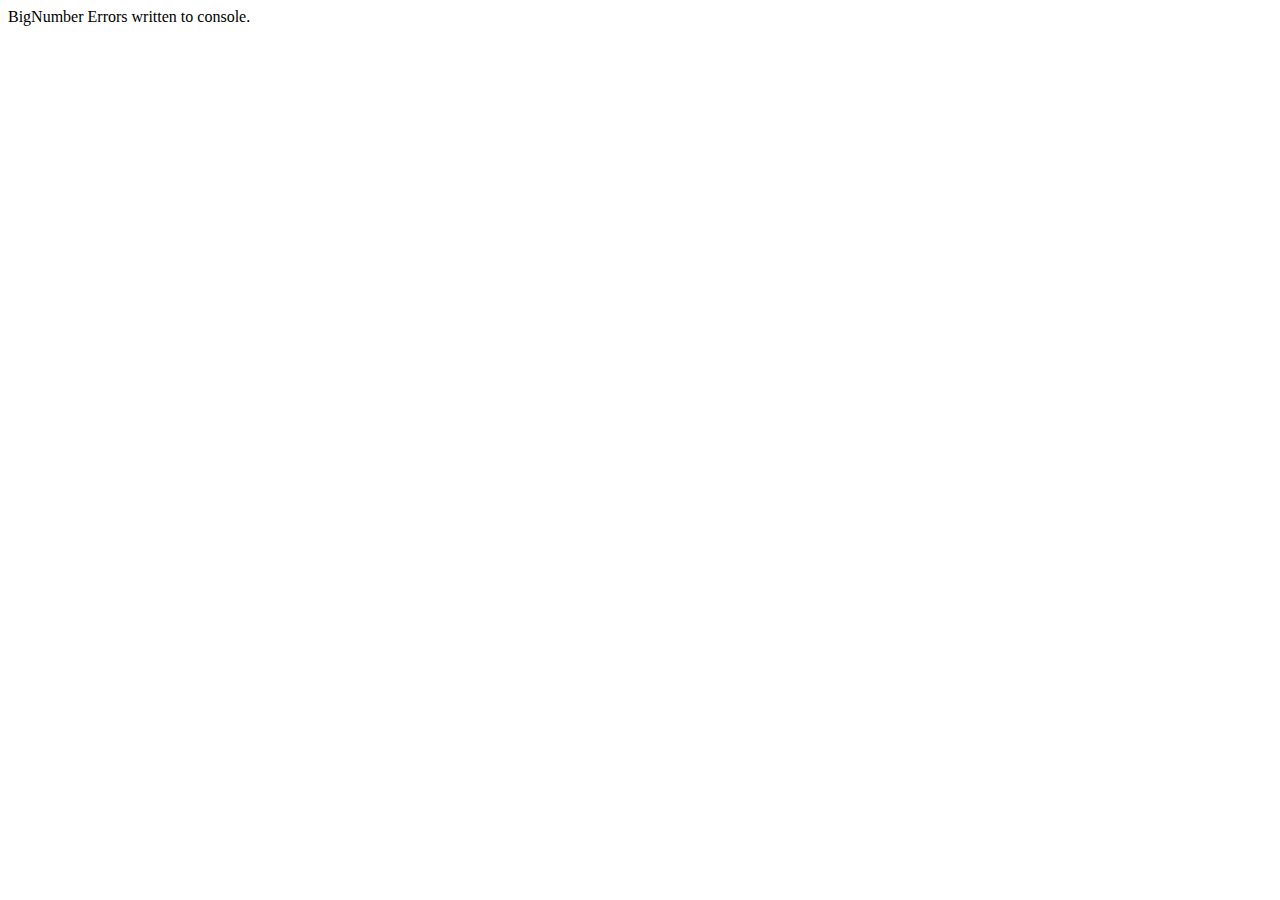
<file: server/node_modules/mysql/node_modules/bignumber.js/test/browser/console-errors.html>
<!DOCTYPE html>
<html lang="en">
<head>
  <meta charset="utf-8" />
  <title>BigNumber Errors</title>
  <script src='../../bignumber.js'></script>
</head>
<body>
  <script>

    var n;

    document.body.innerHTML = 'BigNumber Errors written to console.';

    try {
        n = new BigNumber(45324542.452466456546456);
    } catch (e) {
        console.error(e + '')
    } try {
        n = new BigNumber(333, 2);
    } catch (e) {
        console.error(e + '')
    } try {
         n = new BigNumber(123, 5.6);
    } catch (e) {
        console.error(e + '')
    } try {
        n = new BigNumber(123, 37);
    } catch (e) {
        console.error(e + '')
    } try {
        n = new BigNumber('hello');
    } catch (e) {
        console.error(e + '')
    } try {
        n = new BigNumber(8475698473265965);
    } catch (e) {
        console.error(e + '')
    }

    try {
        BigNumber.config({ DECIMAL_PLACES : 10.3});
    } catch (e) {
        console.error(e + '')
    } try {
        BigNumber.config({ DECIMAL_PLACES : -1});
    } catch (e) {
        console.error(e + '')
    } try {
        BigNumber.config({ ROUNDING_MODE : 4.3});
    } catch (e) {
        console.error(e + '')
    } try {
        BigNumber.config({ ROUNDING_MODE : 10});
    } catch (e) {
        console.error(e + '')
    } try {
        BigNumber.config({ EXPONENTIAL_AT : 10.3});
    } catch (e) {
        console.error(e + '')
    } try {
        BigNumber.config({ EXPONENTIAL_AT : 1e99});
    } catch (e) {
        console.error(e + '')
    } try {
        BigNumber.config({ RANGE : 1.999});
    } catch (e) {
        console.error(e + '')
    } try {
        BigNumber.config({ RANGE : 1e99});
    } catch (e) {
        console.error(e + '')
    } try {
        BigNumber.config({ ERRORS : 'ertg'});
    } catch (e) {
        console.error(e + '')
    }

    try {
        n = new BigNumber(2).pow(10.3);
    } catch (e) {
        console.error(e + '')
    } try {
        n = new BigNumber(2).pow(1e99);
    } catch (e) {
        console.error(e + '')
    }

    try {
        n = new BigNumber(2).round(300.3);
    } catch (e) {
        console.error(e + '')
    } try {
        n = new BigNumber(2).round(1e99);
    } catch (e) {
        console.error(e + '')
    } try {
       n = new BigNumber(2).round(null, 3.3);
    } catch (e) {
        console.error(e + '')
    } try {
        n = new BigNumber(2).round(null, 9);
    } catch (e) {
        console.error(e + '')
    }

    try {
        n = new BigNumber(2).toE(300.3);
    } catch (e) {
        console.error(e + '')
    } try {
        n = new BigNumber(2).toE(1e99);
    } catch (e) {
        console.error(e + '')
    }

    try {
        n = new BigNumber(2).toF(300.3);
    } catch (e) {
        console.error(e + '')
    } try {
        n = new BigNumber(2).toF(1e99);
    } catch (e) {
        console.error(e + '')
    }

    try {
        n = new BigNumber(2).toFr(300.3);
    } catch (e) {
        console.error(e + '')
    } try {
        n = new BigNumber(2).toFr(-1);
    } catch (e) {
        console.error(e + '')
    }

    try {
        n = new BigNumber(2).toP(300.3);
    } catch (e) {
        console.error(e + '')
    } try {
       n = new BigNumber(2).toP(0);
    } catch (e) {
        console.error(e + '')
    }

    try {
        n = new BigNumber(2).toS(3.3);
    } catch (e) {
        console.error(e + '')
    } try {
        n = new BigNumber(2).toS(1);
    } catch (e) {
        console.error(e + '')
    }


   /*
    * cmp, div, eq, gt, gte, lt, lte, minus, mod, plus, pow, times.
    */


    try {
        n = new BigNumber(2).cmp(45324542.452466456546456);
    } catch (e) {
        console.error(e + '')
    } try {
        n = new BigNumber(2).cmp(333, 2);
    } catch (e) {
        console.error(e + '')
    } try {
        n = new BigNumber(2).cmp(123, 5.6);
    } catch (e) {
        console.error(e + '')
    } try {
        n = new BigNumber(2).cmp(123, 37);
    } catch (e) {
        console.error(e + '')
    } try {
        n = new BigNumber(2).cmp('hello');
    } catch (e) {
        console.error(e + '')
    } try {
        n = new BigNumber(2).cmp(8475698473265965);
    } catch (e) {
        console.error(e + '')
    }

    try {
        n = new BigNumber(2).div(45324542.452466456546456);
    } catch (e) {
        console.error(e + '')
    } try {
        n = new BigNumber(2).div(333, 2);
    } catch (e) {
        console.error(e + '')
    } try {
        n = new BigNumber(2).div(123, 5.6);
    } catch (e) {
        console.error(e + '')
    } try {
        n = new BigNumber(2).div(123, 37);
    } catch (e) {
        console.error(e + '')
    } try {
        n = new BigNumber(2).div('hello');
    } catch (e) {
        console.error(e + '')
    } try {
        n = new BigNumber(2).div(8475698473265965);
    } catch (e) {
        console.error(e + '')
    }

    try {
        n = new BigNumber(2).eq(45324542.452466456546456);
    } catch (e) {
        console.error(e + '')
    } try {
        n = new BigNumber(2).eq(333, 2);
    } catch (e) {
        console.error(e + '')
    } try {
        n = new BigNumber(2).eq(123, 5.6);
    } catch (e) {
        console.error(e + '')
    } try {
        n = new BigNumber(2).eq(123, 37);
    } catch (e) {
        console.error(e + '')
    } try {
        n = new BigNumber(2).eq('hello');
    } catch (e) {
        console.error(e + '')
    } try {
        n = new BigNumber(2).eq(8475698473265965);
    } catch (e) {
        console.error(e + '')
    }

    try {
        n = new BigNumber(2).gt(45324542.452466456546456);
    } catch (e) {
        console.error(e + '')
    } try {
        n = new BigNumber(2).gt(333, 2);
    } catch (e) {
        console.error(e + '')
    } try {
        n = new BigNumber(2).gt(123, 5.6);
    } catch (e) {
        console.error(e + '')
    } try {
        n = new BigNumber(2).gt(123, 37);
    } catch (e) {
        console.error(e + '')
    } try {
        n = new BigNumber(2).gt('hello');
    } catch (e) {
        console.error(e + '')
    } try {
        n = new BigNumber(2).gt(8475698473265965);
    } catch (e) {
        console.error(e + '')
    }

    try {
        n = new BigNumber(2).gte(45324542.452466456546456);
    } catch (e) {
        console.error(e + '')
    } try {
        n = new BigNumber(2).gte(333, 2);
    } catch (e) {
        console.error(e + '')
    } try {
        n = new BigNumber(2).gte(123, 5.6);
    } catch (e) {
        console.error(e + '')
    } try {
        n = new BigNumber(2).gte(123, 37);
    } catch (e) {
        console.error(e + '')
    } try {
        n = new BigNumber(2).gte('hello');
    } catch (e) {
        console.error(e + '')
    } try {
        n = new BigNumber(2).gte(8475698473265965);
    } catch (e) {
        console.error(e + '')
    }

    try {
        n = new BigNumber(2).lt(45324542.452466456546456);
    } catch (e) {
        console.error(e + '')
    } try {
        n = new BigNumber(2).lt(333, 2);
    } catch (e) {
        console.error(e + '')
    } try {
        n = new BigNumber(2).lt(123, 5.6);
    } catch (e) {
        console.error(e + '')
    } try {
        n = new BigNumber(2).lt(123, 37);
    } catch (e) {
        console.error(e + '')
    } try {
        n = new BigNumber(2).lt('hello');
    } catch (e) {
        console.error(e + '')
    } try {
        n = new BigNumber(2).lt(8475698473265965);
    } catch (e) {
        console.error(e + '')
    }

    try {
        n = new BigNumber(2).lte(45324542.452466456546456);
    } catch (e) {
        console.error(e + '')
    } try {
        n = new BigNumber(2).lte(333, 2);
    } catch (e) {
        console.error(e + '')
    } try {
        n = new BigNumber(2).lte(123, 5.6);
    } catch (e) {
        console.error(e + '')
    } try {
        n = new BigNumber(2).lte(123, 37);
    } catch (e) {
        console.error(e + '')
    } try {
        n = new BigNumber(2).lte('hello');
    } catch (e) {
        console.error(e + '')
    } try {
        n = new BigNumber(2).lte(8475698473265965);
    } catch (e) {
        console.error(e + '')
    }

    try {
        n = new BigNumber(2).minus(45324542.452466456546456);
    } catch (e) {
        console.error(e + '')
    } try {
        n = new BigNumber(2).minus(333, 2);
    } catch (e) {
        console.error(e + '')
    } try {
        n = new BigNumber(2).minus(123, 5.6);
    } catch (e) {
        console.error(e + '')
    } try {
        n = new BigNumber(2).minus(123, 37);
    } catch (e) {
        console.error(e + '')
    } try {
        n = new BigNumber(2).minus('hello');
    } catch (e) {
        console.error(e + '')
    } try {
        n = new BigNumber(2).minus(8475698473265965);
    } catch (e) {
        console.error(e + '')
    }

    try {
        n = new BigNumber(2).mod(45324542.452466456546456);
    } catch (e) {
        console.error(e + '')
    } try {
        n = new BigNumber(2).mod(333, 2);
    } catch (e) {
        console.error(e + '')
    } try {
        n = new BigNumber(2).mod(123, 5.6);
    } catch (e) {
        console.error(e + '')
    } try {
        n = new BigNumber(2).mod(123, 37);
    } catch (e) {
        console.error(e + '')
    } try {
        n = new BigNumber(2).mod('hello');
    } catch (e) {
        console.error(e + '')
    } try {
        n = new BigNumber(2).mod(8475698473265965);
    } catch (e) {
        console.error(e + '')
    }

    try {
        n = new BigNumber(2).plus(45324542.452466456546456);
    } catch (e) {
        console.error(e + '')
    } try {
        n = new BigNumber(2).plus(333, 2);
    } catch (e) {
        console.error(e + '')
    } try {
        n = new BigNumber(2).plus(123, 5.6);
    } catch (e) {
        console.error(e + '')
    } try {
        n = new BigNumber(2).plus(123, 37);
    } catch (e) {
        console.error(e + '')
    } try {
        n = new BigNumber(2).plus('hello');
    } catch (e) {
        console.error(e + '')
    } try {
        n = new BigNumber(2).plus(8475698473265965);
    } catch (e) {
        console.error(e + '')
    }

    try {
        n = new BigNumber(2).pow(45324542.452466456546456);
    } catch (e) {
        console.error(e + '')
    } try {
        n = new BigNumber(2).pow(333, 2);
    } catch (e) {
        console.error(e + '')
    } try {
        n = new BigNumber(2).pow(123, 5.6);
    } catch (e) {
        console.error(e + '')
    } try {
        n = new BigNumber(2).pow(123, 37);
    } catch (e) {
        console.error(e + '')
    } try {
        n = new BigNumber(2).pow('hello');
    } catch (e) {
        console.error(e + '')
    } try {
        n = new BigNumber(2).pow(8475698473265965);
    } catch (e) {
        console.error(e + '')
    }

    try {
        n = new BigNumber(2).times(45324542.452466456546456);
    } catch (e) {
        console.error(e + '')
    } try {
        n = new BigNumber(2).times(333, 2);
    } catch (e) {
        console.error(e + '')
    } try {
         n = new BigNumber(2).times(123, 5.6);
    } catch (e) {
        console.error(e + '')
    } try {
        n = new BigNumber(2).times(123, 37);
    } catch (e) {
        console.error(e + '')
    } try {
        n = new BigNumber(2).times('hello');
    } catch (e) {
        console.error(e + '')
    } try {
        n = new BigNumber(2).times(8475698473265965);
    } catch (e) {
        console.error(e + '')
    }

  </script>
</body>
</html>
</file>
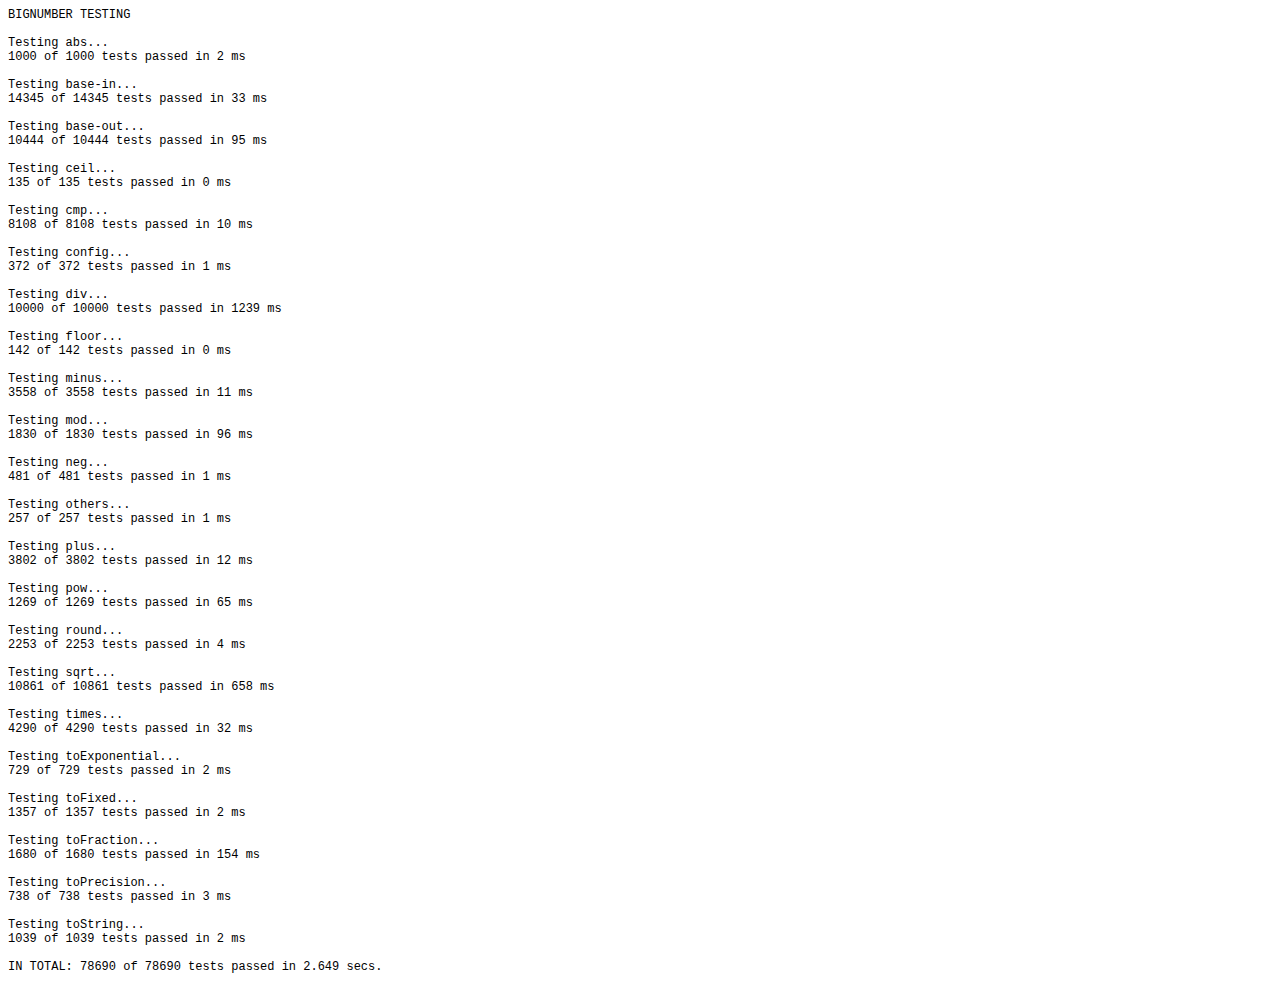
<file: server/node_modules/mysql/node_modules/bignumber.js/test/browser/every-test.html>
<!DOCTYPE html>
<html lang='en'>
<head>
  <meta charset='utf-8' />
  <title>Testing bignumber.js</title>
  <style> body {font-family: monospace; font-size: 12px; line-height: 14px;}</style>
  <script src='../../bignumber.js'></script>
</head>
<body>
  <script>
  var arr,
      passed = 0,
      total = 0,
      i = 0,
      start = +new Date(),
      methods = [
          'abs',
          'base-in',
          'base-out',
          'ceil',
          'cmp',
          'config',
          'div',
          'floor',
          'minus',
          'mod',
          'neg',
          'others',
          'plus',
          'pow',
          'round',
          'sqrt',
          'times',
          'toExponential',
          'toFixed',
          'toFraction',
          'toPrecision',
          'toString'
      ];

  function load() {
      var head = document.getElementsByTagName("head")[0],
          script = document.createElement("script");
      script.src = '../' + methods[i] + '.js';
      if (!methods[i++]) {
          document.body.innerHTML += '<br>IN TOTAL: ' + passed + ' of ' + total +
          ' tests passed in ' + ( (+new Date() - start) / 1000 ) + ' secs.<br>';
          document.body.scrollIntoView(false);
          return;
      }
      
      script.onload = script.onreadystatechange = function () {
          if (!script.readyState || /loaded|complete/.test(script.readyState)) {
              if (!count)  {
                  document.body.innerHTML +=
  '<br><span style="color: red">TEST SCRIPT FAILED - see error console.</span>';
              } else {
                  passed += count[0];
                  total += count[1];
              }
              head.removeChild(script);
              count = script = null;
              document.body.innerHTML += '<br>';
              document.body.scrollIntoView(false);
              setTimeout(load, 0);
          }
      };
      head.appendChild(script);
  }
  document.body.innerHTML += 'BIGNUMBER TESTING<br>';
  load();
  </script>
</body>
</html>
</file>
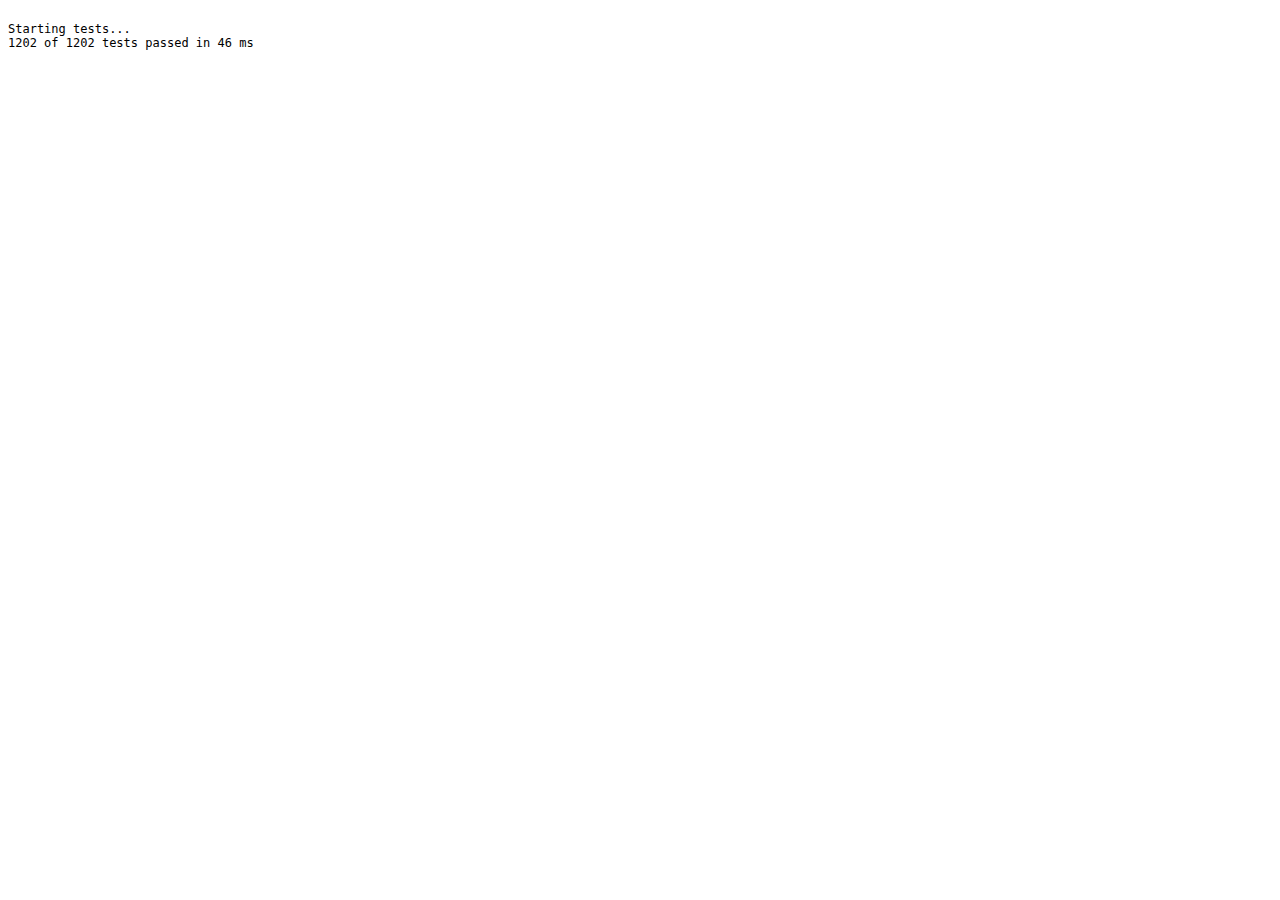
<file: server/node_modules/mysql/node_modules/bignumber.js/test/browser/quick-test.html>
<!DOCTYPE html>
<html lang='en'>
<head>
  <meta charset='utf-8' />
  <title>Testing bignumber.js</title>
  <style> body {font-family: monospace; font-size: 12px; line-height: 14px;}</style>
  <script src='../../bignumber.js'></script>
</head>
<body>
  <script src='../quick-test.js'></script>
</body>
</html>
</file>
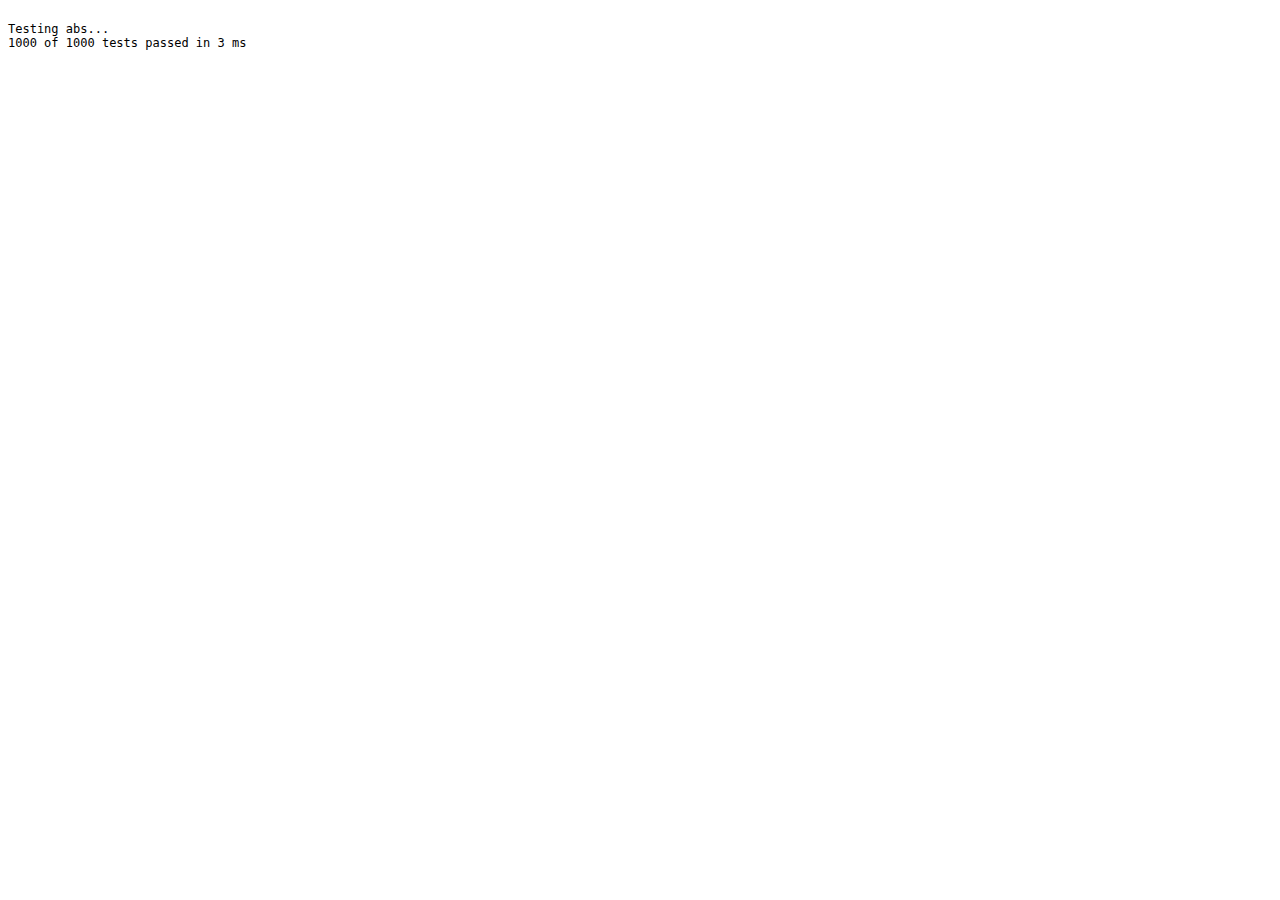
<file: server/node_modules/mysql/node_modules/bignumber.js/test/browser/single-test.html>
<!DOCTYPE html>
<html lang='en'>
<head>
  <meta charset='utf-8' />
  <title>Testing bignumber.js</title>
  <style> body {font-family: monospace; font-size: 12px; line-height: 14px;}</style>
  <script src='../../bignumber.js'></script>
</head>
<body>
  <script src='../abs.js'></script>
  <!-- <script src='../base-in.js'></script>       -->
  <!-- <script src='../base-out.js'></script>      -->
  <!-- <script src='../ceil.js'></script>          -->
  <!-- <script src='../config.js'></script>        -->
  <!-- <script src='../cmp.js'></script>           -->
  <!-- <script src='../div.js'></script>           -->
  <!-- <script src='../floor.js'></script>         -->
  <!-- <script src='../minus.js'></script>         -->
  <!-- <script src='../mod.js'></script>           -->
  <!-- <script src='../neg.js'></script>           -->
  <!-- <script src='../others.js'></script>        -->
  <!-- <script src='../plus.js'></script>          -->
  <!-- <script src='../pow.js'></script>           -->
  <!-- <script src='../round.js'></script>         -->
  <!-- <script src='../sqrt.js'></script>          -->
  <!-- <script src='../times.js'></script>         -->
  <!-- <script src='../toExponential.js'></script> -->
  <!-- <script src='../toFixed.js'></script>       -->
  <!-- <script src='../toFraction.js'></script>    -->
  <!-- <script src='../toPrecision.js'></script>   -->
  <!-- <script src='../toString.js'></script>      -->
</body>
</html>
</file>
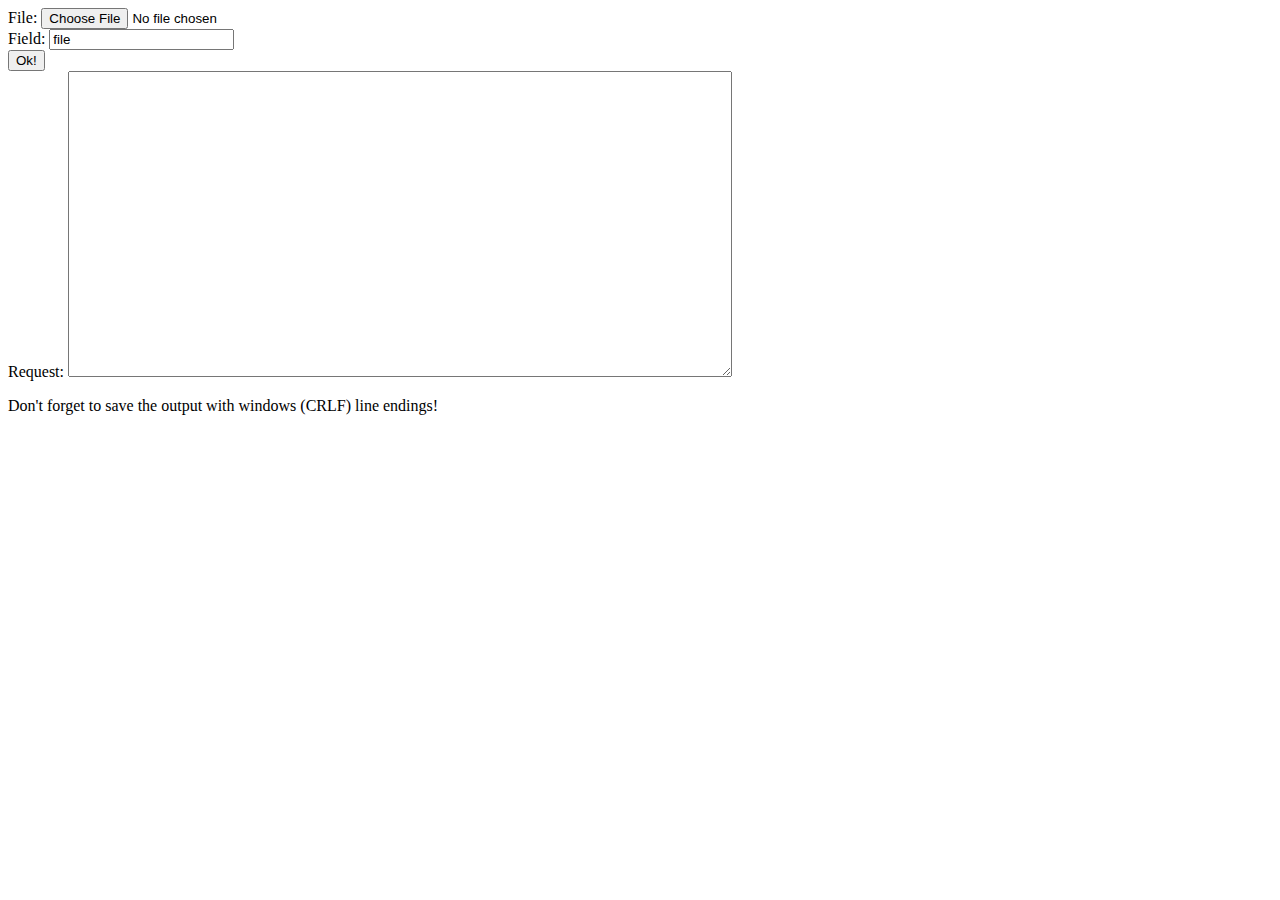
<file: server/node_modules/express/node_modules/connect/node_modules/formidable/test/tools/base64.html>
<html>
<head>
	<title>Convert a file to a base64 request</title>

<script type="text/javascript">

function form_submit(e){
	console.log(e)

	var resultOutput = document.getElementById('resultOutput');
	var fileInput = document.getElementById('fileInput');
	var fieldInput = document.getElementById('fieldInput');

	makeRequestBase64(fileInput.files[0], fieldInput.value, function(err, result){
		resultOutput.value = result;
	});

	return false;
}

function makeRequestBase64(file, fieldName, cb){
	var boundary = '\\/\\/\\/\\/\\/\\/\\/\\/\\/\\/\\/\\/\\/\\/\\/\\/\\/\\/\\/\\/\\/\\/\\/\\/\\/\\/\\/\\/\\/';
	var crlf = "\r\n";

	var reader = new FileReader();
	reader.onload = function(e){
		var body = '';

		body += '--' + boundary + crlf;
		body += 'Content-Disposition: form-data; name="' + fieldName + '"; filename="' + escape(file.name)+ '"' + crlf;
		body += 'Content-Type: ' + file.type + '' + crlf;
		body += 'Content-Transfer-Encoding: base64' + crlf
		body += crlf;
		body += e.target.result.substring(e.target.result.indexOf(',') + 1) + crlf;

		body += '--' + boundary + '--';

		var head = '';
		head += 'POST /upload HTTP/1.1' + crlf;
		head += 'Host: localhost:8080' + crlf;
		head += 'Content-Type: multipart/form-data; boundary=' + boundary + '' + crlf;
		head += 'Content-Length: ' + body.length + '' + crlf;

		cb(null, head + crlf + body);
	};

	reader.readAsDataURL(file);
}

</script>

</head>

<body>

<form action="" onsubmit="return form_submit();">
	<label>File: <input id="fileInput" type="file" /></label><br />
	<label>Field: <input id="fieldInput" type="text" value="file" /></label><br />
	<button type="submit">Ok!</button><br />
	<label>Request: <textarea id="resultOutput" readonly="readonly" rows="20" cols="80"></textarea></label><br />
</form>
<p>
Don't forget to save the output with windows (CRLF) line endings!
</p>

</body>
</html>
</file>
<file: client/css/login.css>
body{
    background-image: url(../images/20140919192710_CNtdh.jpeg);
}
#loginBox{
    display: none;
    position: fixed;
}
#loginBox>img{
    position: fixed;
    top: 78px;
    left: 905px;
    z-index: 15;
}
/*遮罩层*/
#loginshadow{
    width: 1349px;
    height: 800px;
    position: fixed;
    top: 0px;
    left: 0px;
    background-color: rgba(100,100,100,0.7);
    z-index: 5;
}
/*登录*/
#login{
    width: 500px;
    height: 450px;
    background-color:gainsboro;
    position: fixed;
    text-align: center;
    top: 100px;
    left: 425px;
    z-index: 10;
}
#login>div>img{
    display: inline-block;
    margin-top: 20px;
}
#login h4{
    color: #512b1e;
}
#login div{
    width: 500px;
    height: 150px;
    background-color: white;
}
.username,.userpwd{
    width: 300px;
    height: 30px;
    line-height: 50px;
    border: none;
}
.button{
    width: 150px;
    height: 40px;
    background-color:#512b1e;
    color: white;
    font-size: 20px;
    line-height: 35px;
    text-align: center;
    margin-top: 10px;
    outline: none;
    position: relative;
}
.button:active{
    left: 1px;
    top: 1px;
}
.button:hover{
    background-color:saddlebrown;
}
#login h5{
    text-decoration: underline;
    color: #512b1e;
}
#login h5:hover{
    color: saddlebrown;
    cursor: pointer;
}
#login h6{
    color: grey;
    margin: 5px;
    height: 15px;
    text-align: left;
    position: relative;
    left: 95px;
}
/*注册*/
#regis{
    width: 500px;
    height: 450px;
    background-color:gainsboro;
    position: fixed;
    text-align: center;
    top: 80px;
    left: 425px;
    z-index: 10;
}
#regis>div>img{
    display: inline-block;
    margin-top: 20px;
}
#regis h4{
    color: #512b1e;
}
#regis div{
    width: 500px;
    height: 150px;
    background-color: white;
}
#regis h5{
    text-decoration: underline;
    color: #512b1e;
}
#regis h5:hover{
    color: saddlebrown;
    cursor: pointer;
}
#regis h6{
    color: grey;
    margin: 5px;
    height: 15px;
    text-align: left;
    position: relative;
    left: 95px;
}
</file>
